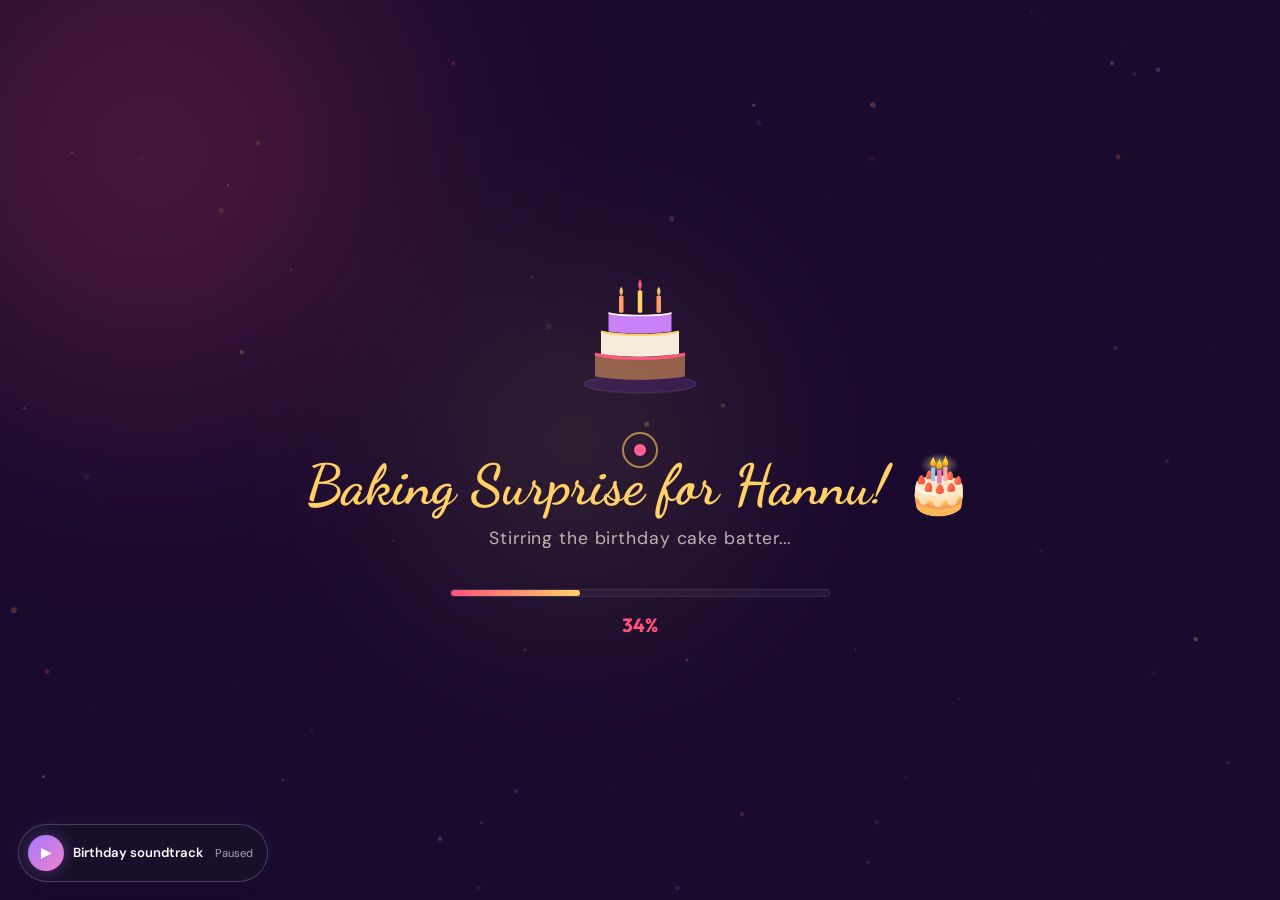
<file: cake.html>
<!DOCTYPE html>
<html lang="en">
<head>
  <meta charset="UTF-8">
  <meta name="viewport" content="width=device-width, initial-scale=1.0">
  <title>Baking the Surprise... 🎂</title>
  <link href="https://fonts.googleapis.com/css2?family=Outfit:wght@300;400;500;600;700;800&family=Dancing+Script:wght@700&family=DM+Sans:wght@300;400;500;700&display=swap" rel="stylesheet">
  <link rel="stylesheet" href="style.css">
</head>
<body>

  <!-- Custom Cursor -->
  <div id="cursor"></div>
  <div id="cursor-trail"></div>
  <!-- Background Particle Canvas -->
  <canvas id="bg-canvas"></canvas>

  <div class="loading-container">
    <div class="hero-glow glow-1"></div>
    <div class="hero-glow glow-3"></div>

    <div class="loading-cake">
      <svg viewBox="0 0 200 200" xmlns="http://www.w3.org/2000/svg">
        <ellipse cx="100" cy="160" rx="75" ry="12" fill="var(--mid)" stroke="var(--border-glass)" stroke-width="2"/>
        <path d="M40 120 C 40 120, 100 130, 160 120 L 160 150 C 160 150, 100 160, 40 150 Z" fill="#8d5b4c" />
        <path d="M40 120 C 70 128, 130 128, 160 120" fill="none" stroke="var(--primary)" stroke-width="4"/>
        <path d="M48 90 C 48 90, 100 98, 152 90 L 152 120 C 152 120, 100 128, 48 120 Z" fill="#f7ede2" />
        <path d="M48 90 C 70 96, 130 96, 152 90" fill="none" stroke="var(--secondary)" stroke-width="3"/>
        <path d="M58 65 C 58 65, 100 72, 142 65 L 142 90 C 142 90, 100 96, 58 90 Z" fill="var(--lilac)" />
        <path d="M58 65 C 70 70, 130 70, 142 65" fill="none" stroke="#fff8f0" stroke-width="2"/>
        <rect x="97" y="35" width="6" height="30" fill="var(--secondary)" rx="2"/>
        <path d="M100 20 Q105 28 100 35 Q95 28 100 20 Z" fill="var(--primary)" opacity="0.95"/>
        <rect x="72" y="42" width="6" height="23" fill="var(--accent)" rx="2"/>
        <path d="M75 30 Q80 37 75 42 Q70 37 75 30 Z" fill="var(--secondary)" opacity="0.9"/>
        <rect x="122" y="42" width="6" height="23" fill="var(--accent)" rx="2"/>
        <path d="M125 30 Q130 37 125 42 Q120 37 125 30 Z" fill="var(--secondary)" opacity="0.9"/>
      </svg>
    </div>

    <h1 class="loading-text">Baking the Birthday Magic...</h1>
    <p class="loading-subtext" id="status-desc">Pre-heating ovens and whipping the frosting...</p>
    <div class="progress-container">
      <div class="progress-bar-fill" id="progress-fill"></div>
    </div>
    <div class="progress-counter" id="progress-counter">0%</div>
  </div>

  <script src="shared.js"></script>
  <script>
    const progressFill = document.getElementById("progress-fill");
    const progressCounter = document.getElementById("progress-counter");
    const statusDesc = document.getElementById("status-desc");

    const recipientName = activeConfig ? activeConfig.name : "hannu";
    document.querySelector(".loading-text").textContent = `Baking Surprise for ${recipientName}! 🎂`;

    const statusUpdates = [
      { pct: 0, text: "Pre-heating ovens & preparing frosting..." },
      { pct: 15, text: "Measuring ingredients with lots of love..." },
      { pct: 30, text: "Stirring the birthday cake batter..." },
      { pct: 45, text: "Pouring the mixture into layers..." },
      { pct: 60, text: "Baking the sponge cake layers..." },
      { pct: 75, text: "Spreading sweet cream & strawberry syrup..." },
      { pct: 90, text: "Lighting the virtual candles..." },
      { pct: 98, text: "Ready to blow out!" }
    ];

    let currentProgress = 0;
    const duration = 3500;
    const intervalTime = 40;
    const increment = 100 / (duration / intervalTime);

    const loadingTimer = setInterval(() => {
      currentProgress += increment;
      if (currentProgress >= 100) {
        currentProgress = 100;
        clearInterval(loadingTimer);
        playSuccessChime();
        setTimeout(() => {
          window.location.href = "celebration.html";
        }, 300);
      }

      const roundedProgress = Math.floor(currentProgress);
      progressFill.style.width = roundedProgress + "%";
      progressCounter.textContent = roundedProgress + "%";
      const matchingStatus = statusUpdates.reduce((prev, curr) => {
        return roundedProgress >= curr.pct ? curr : prev;
      }, statusUpdates[0]);
      statusDesc.textContent = matchingStatus.text;
    }, intervalTime);
  </script>
  <script src="site-music.js"></script>
</body>
</html>
</file>
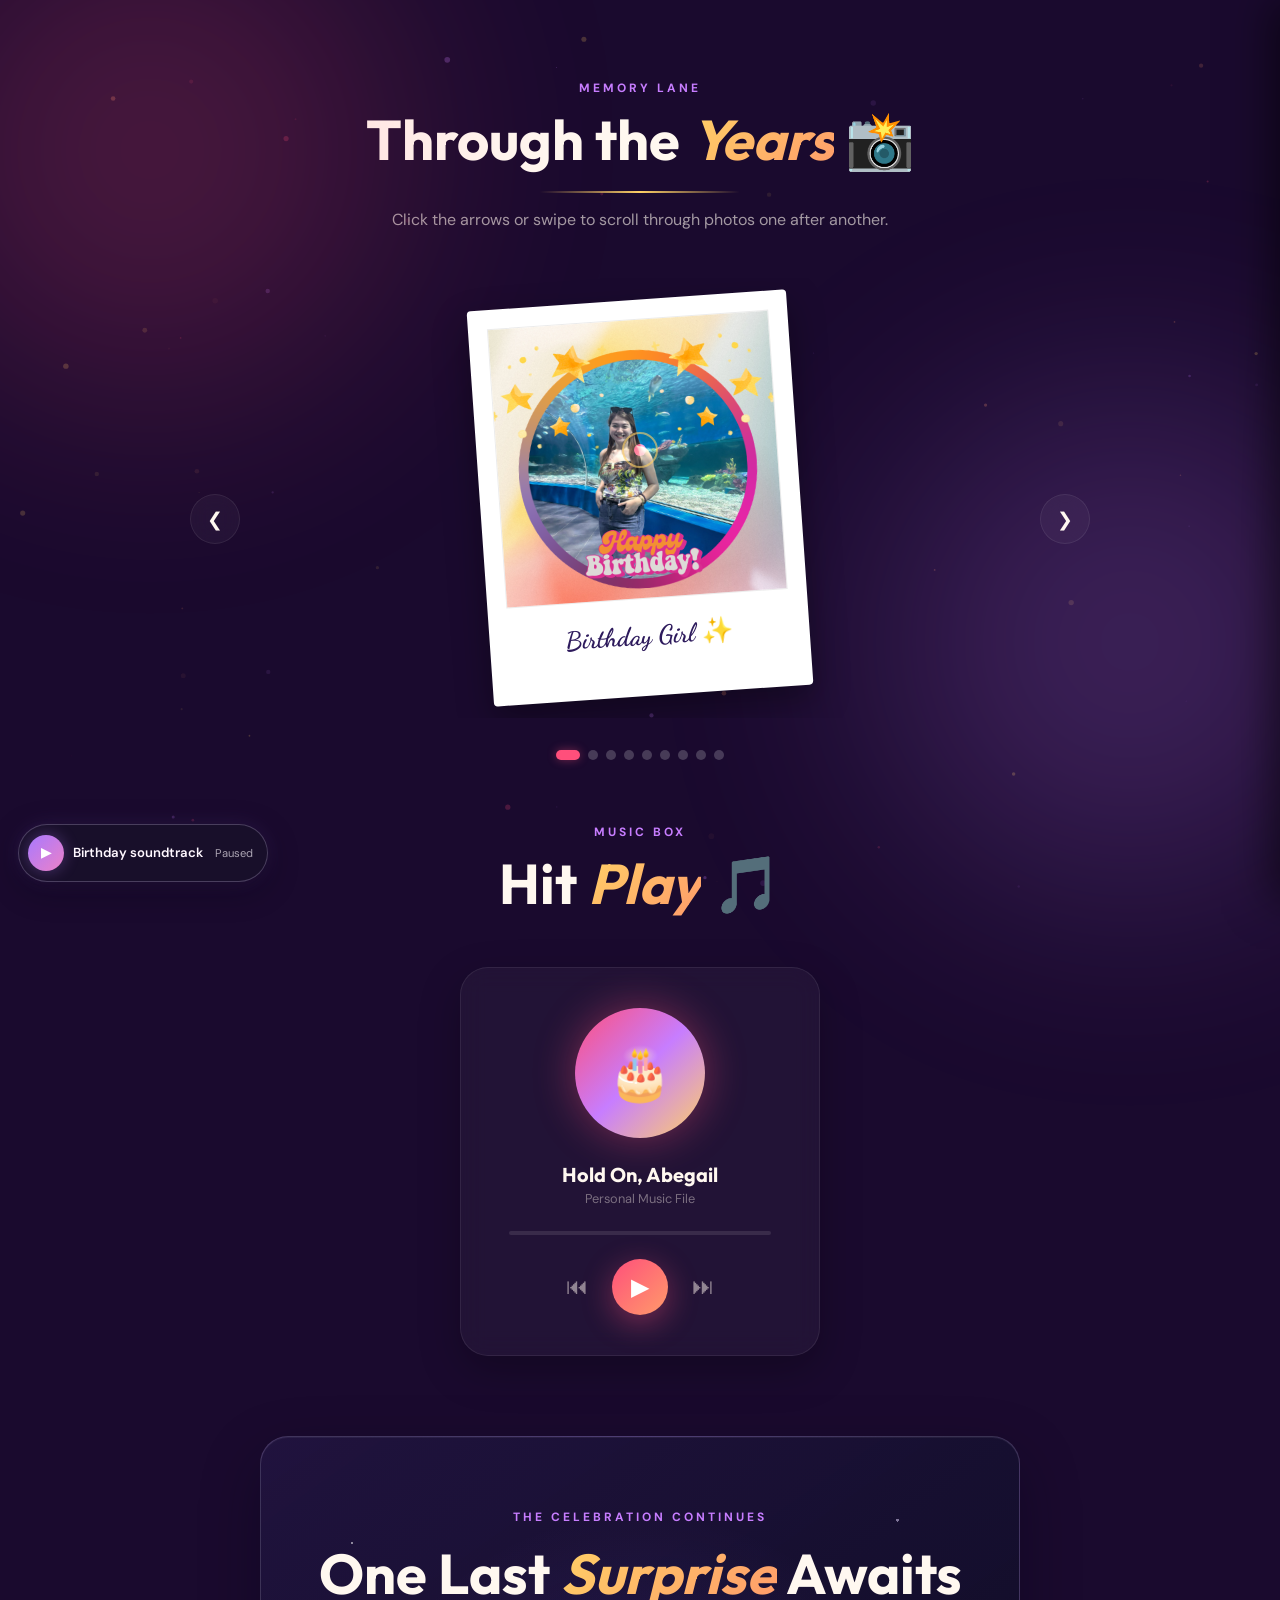
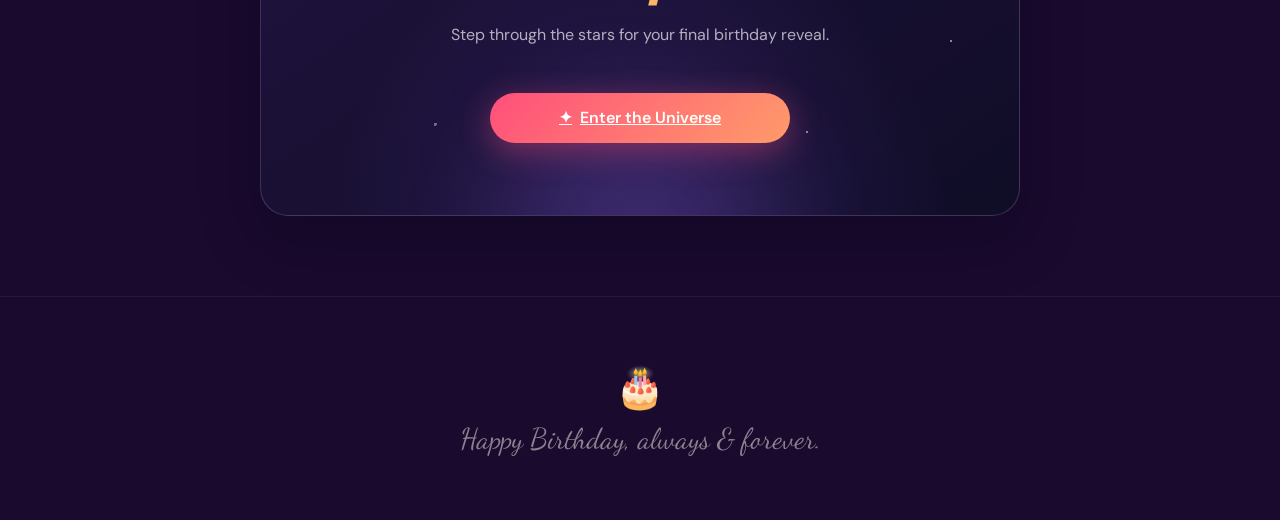
<file: gallery.html>
<!DOCTYPE html>
<html lang="en">
<head>
  <meta charset="UTF-8">
  <meta name="viewport" content="width=device-width, initial-scale=1.0">
  <title>Memory Lane & Music 📸</title>
  <link href="https://fonts.googleapis.com/css2?family=Outfit:wght@300;400;500;600;700;800&family=Dancing+Script:wght@700&family=DM+Sans:wght@300;400;500;700&display=swap" rel="stylesheet">
  <link rel="stylesheet" href="style.css">
</head>
<body>

  <!-- Custom Cursor -->
  <div id="cursor"></div>
  <div id="cursor-trail"></div>

  <!-- Background Particle Canvas -->
  <canvas id="bg-canvas"></canvas>

  <!-- ═══ CUSTOMIZER DRAWER ══════════════════════ -->
  <div class="drawer" id="customizer-drawer">
    <div class="drawer-header">
      <h3 class="drawer-title">Personalize Site ✨</h3>
      <button class="drawer-close" id="drawer-close">×</button>
    </div>
    <div class="drawer-content">
      <div class="form-group">
        <label class="form-label">Color Theme</label>
        <div class="theme-options">
          <button class="theme-opt theme-rose" data-theme-val="rose">Rose</button>
          <button class="theme-opt theme-cosmic" data-theme-val="cosmic">Cosmic</button>
          <button class="theme-opt theme-emerald" data-theme-val="emerald">Emerald</button>
          <button class="theme-opt theme-retro" data-theme-val="retro">Retro</button>
        </div>
      </div>
      
      <div class="form-group">
        <label class="form-label" for="input-photo">Add Polaroid Photo</label>
        <input type="file" id="input-photo" class="form-control" accept="image/*">
        <p style="font-size:0.7rem;color:rgba(255,248,240,0.4);margin-top:2px;">Inserts a new photo at the beginning of the slider.</p>
      </div>

      <div class="form-group">
        <label class="form-label" for="input-video">Upload Video Message 🎥</label>
        <input type="file" id="input-video" class="form-control" accept="video/*">
        <p style="font-size:0.7rem;color:rgba(255,248,240,0.4);margin-top:2px;">Select an MP4/WebM video file to replace the current birthday video.</p>
      </div>

      <div class="form-group">
        <label class="form-label" for="input-music-title">Music Track Title</label>
        <input type="text" id="input-music-title" class="form-control">
      </div>
      <div class="form-group">
        <label class="form-label" for="input-music-artist">Music Track Subtext</label>
        <input type="text" id="input-music-artist" class="form-control">
      </div>
    </div>
    <div class="drawer-footer">
      <button class="drawer-btn save" id="btn-save-drawer">Save Changes ✨</button>
      <button class="drawer-btn reset" id="btn-reset-drawer">Reset to Default</button>
    </div>
  </div>

  <!-- ═══ GALLERY HERO SECTION ════════════════════ -->
  <section class="music-section" style="padding-bottom: 2rem;">
    <div class="hero-glow glow-1"></div>
    <div class="hero-glow glow-2"></div>
    
    <p class="section-label reveal">Memory Lane</p>
    <h2 class="section-title reveal">Through the <em>Years</em> 📸</h2>
    <div class="divider reveal"></div>
    <p class="reveal" style="color: rgba(255,248,240,0.6); max-width: 500px; margin: 0 auto; text-align: center;">
      Click the arrows or swipe to scroll through photos one after another.
    </p>

    <!-- Horizontal Polaroid Carousel Slider -->
    <div class="gallery-container reveal">
      <button class="slider-arrow prev" id="slider-prev" aria-label="Previous Photo">❮</button>
      <button class="slider-arrow next" id="slider-next" aria-label="Next Photo">❯</button>
      
      <div class="gallery-slider-wrapper">
        <div class="gallery-slides" id="gallery-slides-container">
          <!-- Populated by JS -->
        </div>
      </div>

      <div class="slider-dots" id="slider-dots-container">
        <!-- Dots populated by JS -->
      </div>
    </div>
  </section>

  <!-- ═══ MUSIC PLAYER SECTION ════════════════════ -->
  <section class="music-section" style="padding-top: 2rem; padding-bottom: 4rem;">
    <p class="section-label reveal">Music Box</p>
    <h2 class="section-title reveal">Hit <em>Play</em> 🎵</h2>
    
    <div class="music-player reveal">
      <div class="music-cover" id="music-cover">🎂</div>
      <div class="music-info">
        <div class="music-title" id="music-title">Hold On, Abegail</div>
        <div class="music-sub" id="music-artist">Personal Music File</div>
      </div>
      <audio id="birthday-audio" src="audio/Hold%20On,%20Abegail.mp3" preload="metadata" loop></audio>
      <div class="progress-bar"><div class="progress-fill" id="progress-fill"></div></div>
      <div class="music-controls">
        <button class="ctrl-btn" id="prev-btn" title="Restart">⏮</button>
        <button class="ctrl-btn main" id="play-btn" title="Play">▶</button>
        <button class="ctrl-btn" id="next-btn" title="Random Note">⏭</button>
      </div>
    </div>
  </section>

  <!-- ═══ COSMIC FINALE GATEWAY ════════════════════ -->
  <section class="cosmic-gateway-section" aria-labelledby="cosmic-gateway-title">
    <div class="cosmic-gateway reveal">
      <p class="section-label">The celebration continues</p>
      <h2 class="section-title" id="cosmic-gateway-title">One Last <em>Surprise</em> Awaits</h2>
      <p class="cosmic-gateway-copy">Step through the stars for your final birthday reveal.</p>
      <a href="universe.html" class="btn-primary cosmic-gateway-button">
        <span aria-hidden="true">✦</span> Enter the Universe
      </a>
    </div>
  </section>

  <!-- Footer -->
  <footer>
    <div class="footer-heart">🎂</div>
    <p class="footer-text">Happy Birthday, always & forever.</p>
  </footer>

  <!-- Shared JavaScript Utilities -->
  <script src="shared.js"></script>
  <script>
    // Elements references
    const slidesContainer = document.getElementById("gallery-slides-container");
    const dotsContainer = document.getElementById("slider-dots-container");
    
    const txtMusicTitle = document.getElementById("music-title");
    const txtMusicArtist = document.getElementById("music-artist");
    
    const inputMusicTitle = document.getElementById("input-music-title");
    const inputMusicArtist = document.getElementById("input-music-artist");
    const themeOpts = document.querySelectorAll(".theme-opt");
    
    let activeSlideIndex = 0;
    let totalSlides = 0;

    function renderGalleryContent() {
      // 1. Render Gallery Slides
      slidesContainer.innerHTML = "";
      dotsContainer.innerHTML = "";
      
      const photoCaptions = [
        "Birthday Girl ✨",
        "Celebration time!🧸",
        "Moments like this 💫",
        "Our Little Queen 👑",
        "Unwrapping joy 🎁",  
        "Mommies Little Girl! 💖", 
        "Adventure Girl! 🥂",
        "Sunshine Vibes☀️",
        "🌈 Little Sparkle" 
      ];
      
      const photos = activeConfig.photos || [];
      totalSlides = photos.length;
      
      photos.forEach((src, index) => {
        const rotation = ((index * 17) % 9) - 4; // between -4 and 4 deg
        const caption = photoCaptions[index % photoCaptions.length] || `Memory #${index + 1}`;
        
        // Slide item
        const slideItem = document.createElement("div");
        slideItem.className = "gallery-slide-item";
        slideItem.innerHTML = `
          <div class="polaroid-card" style="--rot: ${rotation}deg">
            <img src="${src}" alt="Memory ${index + 1}">
            <div class="polaroid-caption">${caption}</div>
          </div>
        `;
        slidesContainer.appendChild(slideItem);
        
        // Dot indicator
        const dot = document.createElement("button");
        dot.className = `slider-dot ${index === activeSlideIndex ? 'active' : ''}`;
        dot.addEventListener("click", () => {
          goToSlide(index);
        });
        dotsContainer.appendChild(dot);
      });

      updateSlideOffset();

      // 2. Render Music Details
      txtMusicTitle.textContent = activeConfig.musicTitle;
      txtMusicArtist.textContent = activeConfig.musicArtist;

      // Drawer inputs setup
      inputMusicTitle.value = activeConfig.musicTitle;
      inputMusicArtist.value = activeConfig.musicArtist;
      
      themeOpts.forEach(opt => {
        opt.classList.toggle("selected", opt.dataset.themeVal === activeConfig.theme);
      });

      // 3. Render Video Source
      const videoEl = document.getElementById("bday-video");
      if (videoEl && !videoEl.src) {
        videoEl.src = activeConfig.videoData || "birthday-video.mp4";
      }
    }

    // Carousel Slider slide logic
    const btnPrev = document.getElementById("slider-prev");
    const btnNext = document.getElementById("slider-next");

    btnPrev.addEventListener("click", () => {
      let index = activeSlideIndex - 1;
      if (index < 0) index = totalSlides - 1;
      goToSlide(index);
    });

    btnNext.addEventListener("click", () => {
      let index = activeSlideIndex + 1;
      if (index >= totalSlides) index = 0;
      goToSlide(index);
    });

    function goToSlide(index) {
      activeSlideIndex = index;
      updateSlideOffset();
      
      // Update dots classes
      const dots = dotsContainer.querySelectorAll(".slider-dot");
      dots.forEach((dot, idx) => {
        dot.classList.toggle("active", idx === index);
      });
    }

    function updateSlideOffset() {
      slidesContainer.style.transform = `translateX(-${activeSlideIndex * 100}%)`;
    }

    /* ─── MUSIC PLAYER ─── */
    const playBtn = document.getElementById("play-btn");
    const cover = document.getElementById("music-cover");
    const fill = document.getElementById("progress-fill");
    const music = document.getElementById("birthday-audio");
    const NOTES = {
      C4: 261.63, D4: 293.66, E4: 329.63, F4: 349.23, G4: 392.00, A4: 440.00, Bb4: 466.16,
      C5: 523.25, D5: 587.33, E5: 659.25, F5: 698.46, G5: 783.99, A5: 880.00, C6: 1046.50
    };

    function playChime(freq, startTime, duration) {
      if (!audioCtx) return;
      const osc1 = audioCtx.createOscillator();
      const osc2 = audioCtx.createOscillator();
      const gainNode = audioCtx.createGain();
      const filter = audioCtx.createBiquadFilter();

      osc1.type = "sine";
      osc1.frequency.setValueAtTime(freq, startTime);
      osc2.type = "triangle";
      osc2.frequency.setValueAtTime(freq * 2, startTime);
      gainNode.gain.setValueAtTime(0, startTime);
      gainNode.gain.linearRampToValueAtTime(0.12, startTime + 0.015);
      gainNode.gain.exponentialRampToValueAtTime(0.0001, startTime + duration - 0.02);
      filter.type = "lowpass";
      filter.frequency.setValueAtTime(1400, startTime);

      osc1.connect(gainNode);
      osc2.connect(gainNode);
      gainNode.connect(filter);
      filter.connect(audioCtx.destination);
      osc1.start(startTime);
      osc2.start(startTime);
      osc1.stop(startTime + duration);
      osc2.stop(startTime + duration);
    }

    music.addEventListener("timeupdate", () => {
      if (Number.isFinite(music.duration) && music.duration > 0) {
        fill.style.width = `${(music.currentTime / music.duration) * 100}%`;
      }
    });
    music.addEventListener("error", () => {
      console.error("Unable to load birthday music:", music.currentSrc);
    });
    music.addEventListener("play", () => {
      playBtn.textContent = "⏸";
      cover.classList.add("playing");
    });
    music.addEventListener("pause", () => {
      playBtn.textContent = "▶";
      cover.classList.remove("playing");
    });

    playBtn.addEventListener("click", () => {
      if (music.paused) {
        music.play().catch(error => {
          console.error("Unable to play birthday music:", error);
          playBtn.textContent = "▶";
          cover.classList.remove("playing");
        });
      } else {
        music.pause();
      }
    });

    document.getElementById("prev-btn").addEventListener("click", () => {
      music.currentTime = 0;
      fill.style.width = "0%";
    });

    document.getElementById("next-btn").addEventListener("click", () => {
      initAudio();
      const freqKeys = Object.keys(NOTES);
      const randomFreq = NOTES[freqKeys[Math.floor(Math.random() * freqKeys.length)]];
      playChime(randomFreq, audioCtx.currentTime, 0.6);
      if (typeof launchConfetti === "function") {
        launchConfetti();
      }
    });

    // ─── LIVE DRAWER LOGIC ───
    const drawer = document.getElementById("customizer-drawer");
    
    document.getElementById("drawer-close").addEventListener("click", () => {
      drawer.classList.remove("open");
    });

    themeOpts.forEach(opt => {
      opt.addEventListener("click", () => {
        themeOpts.forEach(o => o.classList.remove("selected"));
        opt.classList.add("selected");
        activeConfig.theme = opt.dataset.themeVal;
        applyTheme(activeConfig.theme);
      });
    });

    // Handle photo uploading
    document.getElementById("input-photo").addEventListener("change", (e) => {
      const file = e.target.files[0];
      if (!file) return;
      
      const reader = new FileReader();
      reader.onload = function(evt) {
        // Append photo to end of array to maintain 1 -> 2 ordering
        activeConfig.photos.push(evt.target.result);
        if (activeConfig.photos.length > 8) {
          activeConfig.photos = activeConfig.photos.slice(-8);
        }
        saveConfig();
        renderGalleryContent();
        
        // Auto navigate to the newly added slide at the end
        goToSlide(activeConfig.photos.length - 1);
        
        playSuccessChime();
        alert("Photo added successfully!");
      };
      reader.readAsDataURL(file);
    });

    // Handle video uploading
    document.getElementById("input-video").addEventListener("change", (e) => {
      const file = e.target.files[0];
      if (!file) return;

      const videoElement = document.getElementById("bday-video");
      const objectURL = URL.createObjectURL(file);
      if (videoElement) {
        videoElement.src = objectURL;
      }
      
      // Save data URL to activeConfig if it is small enough (under 3.5MB) to avoid QuotaExceededError
      if (file.size < 3.5 * 1024 * 1024) {
        const reader = new FileReader();
        reader.onload = function(evt) {
          activeConfig.videoData = evt.target.result;
          saveConfig();
        };
        reader.readAsDataURL(file);
      } else {
        // Too large for localstorage, clear previously stored data to avoid conflicts
        delete activeConfig.videoData;
        saveConfig();
        alert("Video loaded successfully! Note: Since this file is large, it will play now in this session, but won't be saved permanently to browser storage (max storage limit is 5MB). To make a video permanent, place an MP4 named 'birthday-video.mp4' in your folder!");
      }
      playSuccessChime();
    });

    document.getElementById("btn-save-drawer").addEventListener("click", () => {
      activeConfig.musicTitle = inputMusicTitle.value.trim() || activeConfig.musicTitle;
      activeConfig.musicArtist = inputMusicArtist.value.trim() || activeConfig.musicArtist;
      
      saveConfig();
      renderGalleryContent();
      drawer.classList.remove("open");
      playSuccessChime();
      alert("Settings saved successfully!");
    });

    document.getElementById("btn-reset-drawer").addEventListener("click", () => {
      if (confirm("Reset layout configs to default?")) {
        localStorage.removeItem('bday_config');
        activeConfig = JSON.parse(JSON.stringify(DEFAULT_CONFIG));
        applyTheme(activeConfig.theme);
        
        // Reset video element source
        const videoElement = document.getElementById("bday-video");
        if (videoElement) {
          videoElement.src = "birthday-video.mp4";
        }
        
        renderGalleryContent();
        drawer.classList.remove("open");
        playSuccessChime();
      }
    });

    // Scroll reveal triggers
    const revEls = document.querySelectorAll(".reveal");
    const obs = new IntersectionObserver((entries) => {
      entries.forEach(e => {
        if (e.isIntersecting) {
          e.target.classList.add("visible");
          obs.unobserve(e.target);
        }
      });
    }, { threshold: .1 });
    revEls.forEach(el => obs.observe(el));

    // Load initial layout elements
    renderGalleryContent();
  </script>
  <script src="site-music.js"></script>
</body>
</html>
</file>
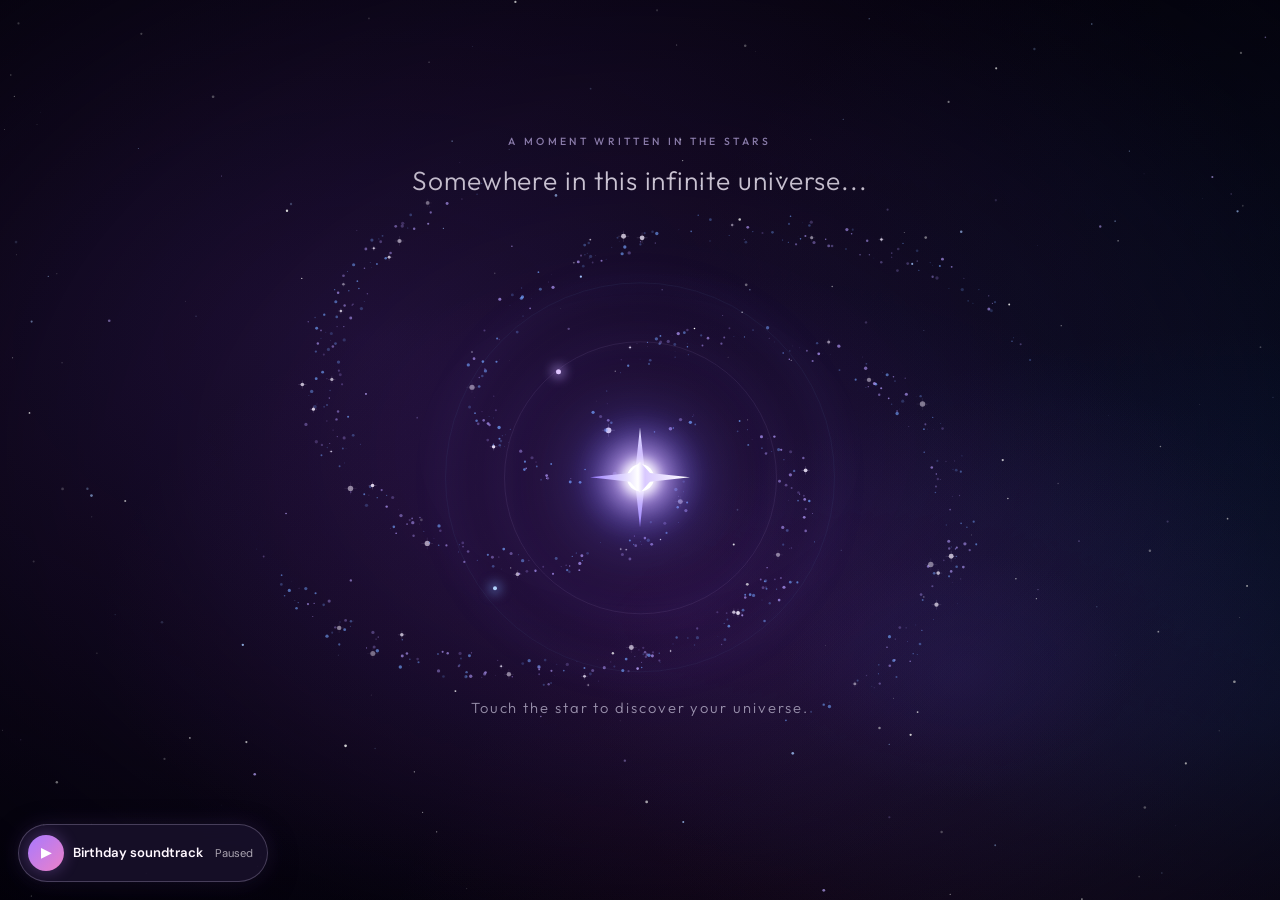
<file: universe.html>
<!DOCTYPE html>
<html lang="en">
<head>
  <meta charset="UTF-8">
  <meta name="viewport" content="width=device-width, initial-scale=1.0">
  <meta name="theme-color" content="#05030c">
  <title>The Universe Chose You ✨</title>
  <link href="https://fonts.googleapis.com/css2?family=Outfit:wght@300;400;500;600;700;800&family=Dancing+Script:wght@700&family=DM+Sans:wght@300;400;500;700&display=swap" rel="stylesheet">
  <link rel="stylesheet" href="style.css">
  <link rel="stylesheet" href="cosmic.css">
</head>
<body class="cosmic-page">
  <div id="cursor"></div>
  <div id="cursor-trail"></div>
  <canvas id="cosmic-canvas" aria-hidden="true"></canvas>
  <div class="cosmic-nebula" aria-hidden="true"></div>
  <div class="cosmic-vignette" aria-hidden="true"></div>

  <main class="cosmic-stage">
    <div class="cosmic-camera" id="cosmic-camera">
      <div class="cosmic-intro" id="cosmic-intro">
        <span class="cosmic-overline">A MOMENT WRITTEN IN THE STARS</span>
        <p>Somewhere in this infinite universe...</p>
      </div>

      <div class="cosmic-centerpiece">
        <div class="cosmic-orbit orbit-one" aria-hidden="true"></div>
        <div class="cosmic-orbit orbit-two" aria-hidden="true"></div>
        <div class="cosmic-star-halo" aria-hidden="true"></div>
        <button class="cosmic-star" id="cosmic-star" type="button" aria-label="Touch the star to discover your universe">
          <span aria-hidden="true"></span>
        </button>
        <p class="cosmic-instruction" id="cosmic-instruction">Touch the star to discover your universe.</p>
      </div>

      <section class="cosmic-reveal" id="cosmic-reveal" aria-live="polite" aria-hidden="true">
        <span class="cosmic-overline reveal-overline">A RARE AND BEAUTIFUL ALIGNMENT</span>
        <p class="cosmic-name" id="cosmic-name">Abegail</p>
        <h1>THE UNIVERSE CHOSE YOU.</h1>
        <p class="cosmic-supporting">Out of billions of stars, today is your moment to shine.</p>
      </section>

      <div class="cosmic-portal" id="cosmic-portal" aria-hidden="true">
        <div class="portal-ring portal-ring-outer"></div>
        <div class="portal-ring portal-ring-middle"></div>
        <div class="portal-ring portal-ring-inner"></div>
        <div class="portal-core"></div>
      </div>

      <section class="cosmic-next" id="cosmic-next" aria-hidden="true">
        <p>Your next surprise awaits beyond the stars...</p>
        <button class="portal-button" id="portal-button" type="button" disabled>ENTER THE PORTAL</button>
      </section>
    </div>
  </main>

  <script src="shared.js"></script>
  <script src="cosmic.js"></script>
  <script src="site-music.js"></script>
</body>
</html>
</file>
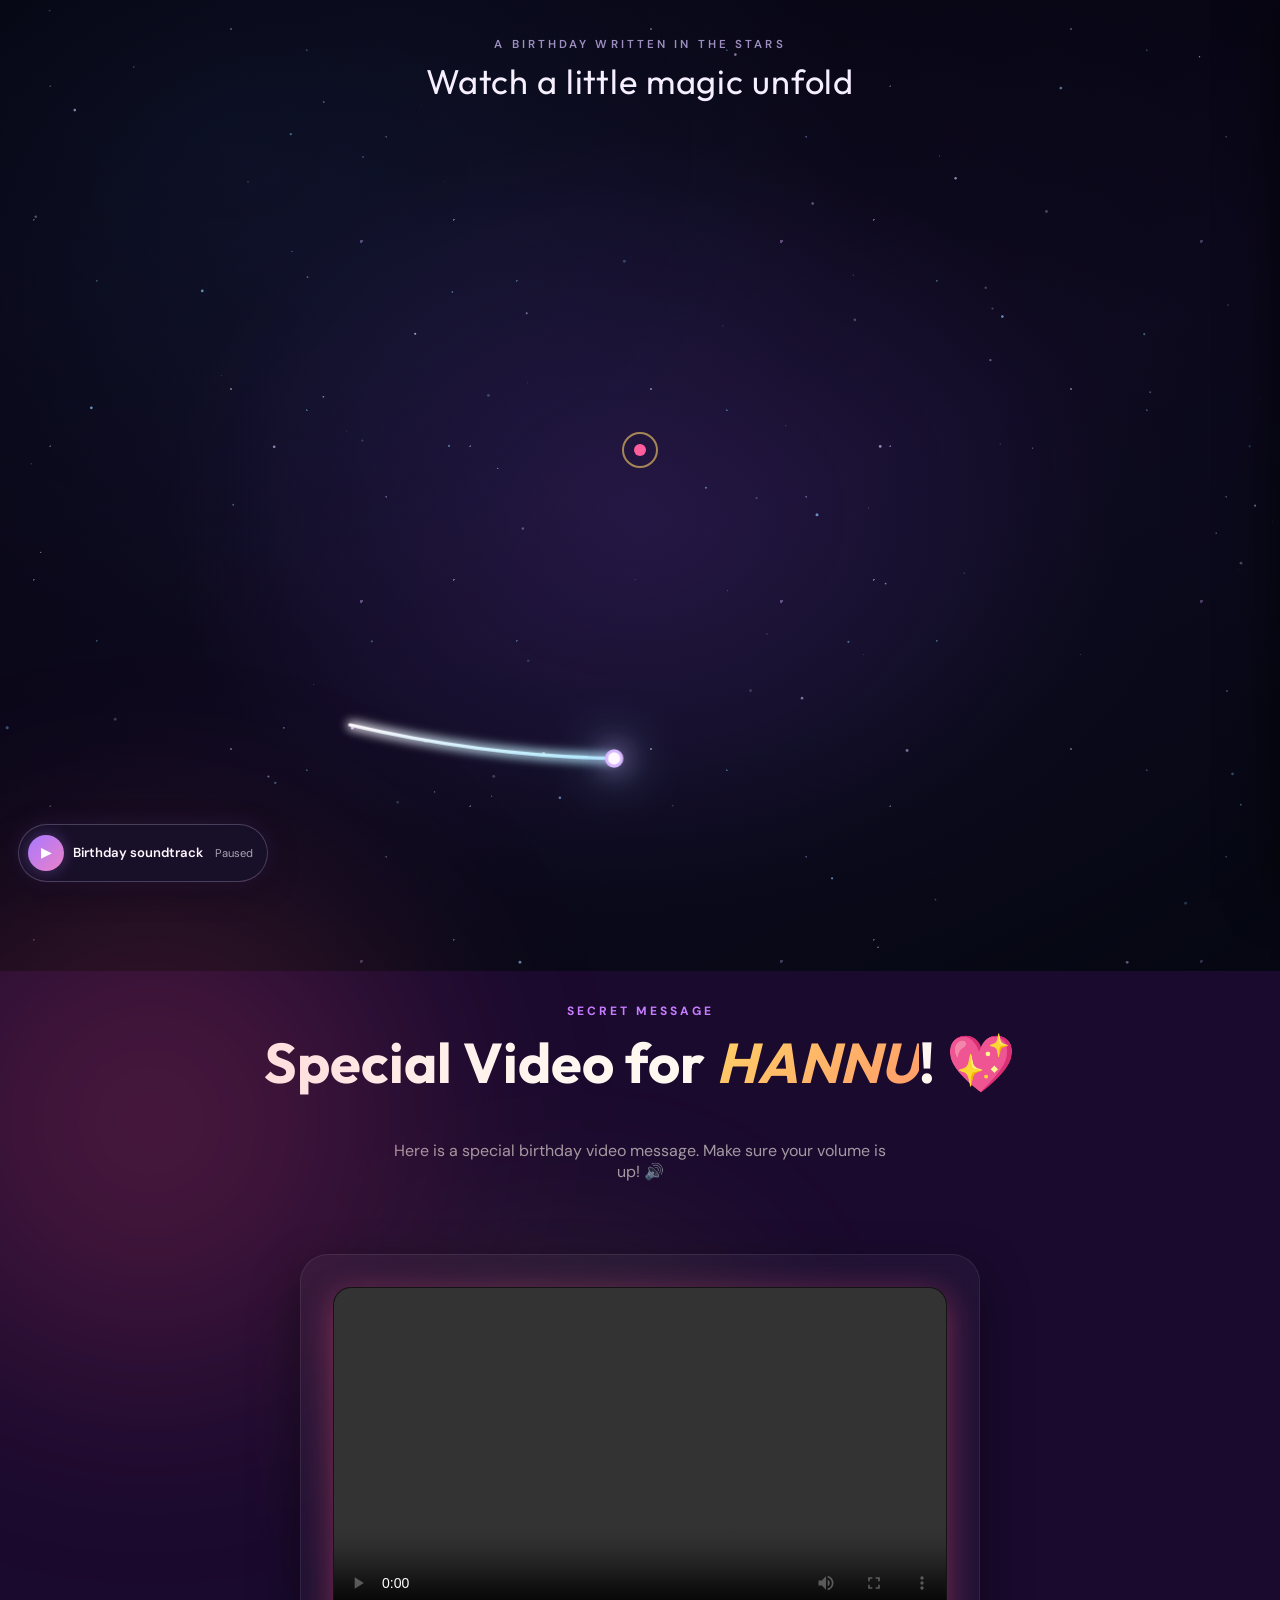
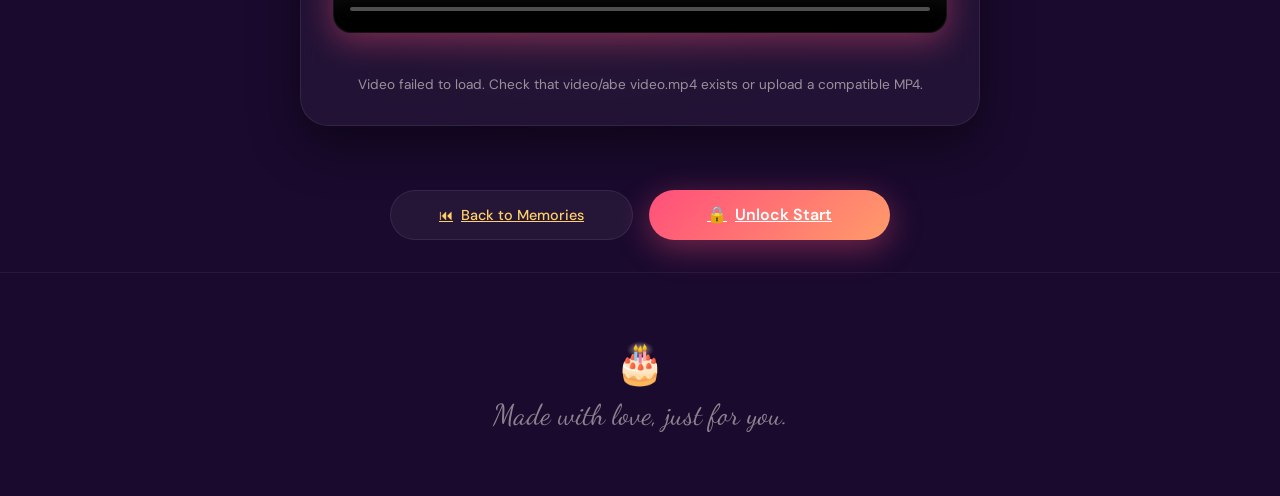
<file: video.html>
<!DOCTYPE html>
<html lang="en">
<head>
  <meta charset="UTF-8">
  <meta name="viewport" content="width=device-width, initial-scale=1.0">
  <title>Special Video Message 🎥</title>
  <link href="https://fonts.googleapis.com/css2?family=Outfit:wght@300;400;500;600;700;800&family=Dancing+Script:wght@700&family=DM+Sans:wght@300;400;500;700&display=swap" rel="stylesheet">
  <link rel="stylesheet" href="style.css">
</head>
<body>

  <!-- Custom Cursor -->
  <div id="cursor"></div>
  <div id="cursor-trail"></div>

  <!-- Background Particle Canvas -->
  <canvas id="bg-canvas"></canvas>

  <!-- ═══ CUSTOMIZER DRAWER ══════════════════════ -->
  <div class="drawer" id="customizer-drawer">
    <div class="drawer-header">
      <h3 class="drawer-title">Personalize Site ✨</h3>
      <button class="drawer-close" id="drawer-close">×</button>
    </div>
    <div class="drawer-content">
      <div class="form-group">
        <label class="form-label">Color Theme</label>
        <div class="theme-options">
          <button class="theme-opt theme-rose" data-theme-val="rose">Rose</button>
          <button class="theme-opt theme-cosmic" data-theme-val="cosmic">Cosmic</button>
          <button class="theme-opt theme-emerald" data-theme-val="emerald">Emerald</button>
          <button class="theme-opt theme-retro" data-theme-val="retro">Retro</button>
        </div>
      </div>
      
      <div class="form-group">
        <label class="form-label" for="input-video">Upload Video Message 🎥</label>
        <input type="file" id="input-video" class="form-control" accept="video/*">
        <p style="font-size:0.7rem;color:rgba(255,248,240,0.4);margin-top:2px;">Select an MP4/WebM video file to replace the current birthday video.</p>
      </div>
    </div>
    <div class="drawer-footer">
      <button class="drawer-btn save" id="btn-save-drawer">Save Changes ✨</button>
      <button class="drawer-btn reset" id="btn-reset-drawer">Reset to Default</button>
    </div>
  </div>

  <section class="thread-cake-scene" aria-labelledby="thread-cake-title">
    <canvas class="thread-cake-stars" id="thread-cake-stars" aria-hidden="true"></canvas>
    <div class="thread-cake-content">
      <p class="thread-cake-kicker">A birthday written in the stars</p>
      <h1 class="thread-cake-title" id="thread-cake-title">Watch a little magic unfold</h1>
      <h2 class="thread-cake-name" id="thread-cake-name" aria-live="polite"></h2>

      <svg class="thread-cake-art" id="thread-cake-art" viewBox="110 50 420 430" role="img" aria-label="A tall blue birthday cake with piped icing, snowflakes, birthday lettering, and candles, drawn in glowing thread">
        <defs>
          <linearGradient id="thread-cake-color" x1="0" y1="0" x2="1" y2="1">
            <stop offset="0" stop-color="#fffaff"/>
            <stop offset=".5" stop-color="#b4edff"/>
            <stop offset="1" stop-color="#8baeff"/>
          </linearGradient>
          <linearGradient id="thread-flame-color" x1="0" y1="1" x2="0" y2="0">
            <stop offset="0" stop-color="#ff6937"/>
            <stop offset=".58" stop-color="#ffda76"/>
            <stop offset="1" stop-color="#fffbe4"/>
          </linearGradient>
          <linearGradient id="cake-bottom-color" x1="0" y1="0" x2="1" y2="1">
            <stop stop-color="#d9faff"/>
            <stop offset=".18" stop-color="#69d1ed"/>
            <stop offset=".52" stop-color="#2585bd"/>
            <stop offset=".82" stop-color="#145581"/>
            <stop offset="1" stop-color="#b0edff"/>
          </linearGradient>
          <linearGradient id="cake-middle-color" x1="0" y1="0" x2="1" y2="1">
            <stop stop-color="#dcfbff"/>
            <stop offset=".2" stop-color="#78d8ef"/>
            <stop offset=".55" stop-color="#328fbe"/>
            <stop offset=".85" stop-color="#1b5c8c"/>
            <stop offset="1" stop-color="#d5f8ff"/>
          </linearGradient>
          <linearGradient id="cake-top-color" x1="0" y1="0" x2="1" y2="1">
            <stop stop-color="#f1fdff"/>
            <stop offset=".32" stop-color="#9ce7f2"/>
            <stop offset=".7" stop-color="#54b3d8"/>
            <stop offset="1" stop-color="#236991"/>
          </linearGradient>
          <linearGradient id="cake-plate-color" x1="0" y1="0" x2="0" y2="1">
            <stop stop-color="#fff"/>
            <stop offset=".38" stop-color="#c5efff"/>
            <stop offset=".72" stop-color="#6e91c5"/>
            <stop offset="1" stop-color="#d8f5ff"/>
          </linearGradient>
          <linearGradient id="cake-candle-color" x1="0" y1="0" x2="1" y2="0">
            <stop stop-color="#789ccc"/>
            <stop offset=".35" stop-color="#effcff"/>
            <stop offset=".62" stop-color="#fff8dd"/>
            <stop offset="1" stop-color="#819fc8"/>
          </linearGradient>
          <filter id="thread-cake-glow" x="-80%" y="-80%" width="260%" height="260%">
            <feGaussianBlur stdDeviation="3" result="blur"/>
            <feMerge><feMergeNode in="blur"/><feMergeNode in="SourceGraphic"/></feMerge>
          </filter>
        </defs>

        <g class="thread-cake-color" aria-hidden="true">
          <ellipse cx="320" cy="420" rx="190" ry="28" fill="#160f2d" opacity=".62"/>
          <path d="M132 407 Q320 451 508 407 L496 427 Q320 466 144 427 Z" fill="url(#cake-plate-color)" stroke="#eee1ff" stroke-opacity=".7" stroke-width="2"/>
          <ellipse cx="320" cy="407" rx="188" ry="25" fill="#e7d8fa" stroke="#fff3ff" stroke-opacity=".8" stroke-width="2"/>
          <ellipse cx="320" cy="406" rx="170" ry="17" fill="none" stroke="#aa91d0" stroke-opacity=".55" stroke-width="2"/>
          <path d="M164 325 Q320 350 476 325 L476 407 Q320 431 164 407 Z" fill="url(#cake-bottom-color)"/>
          <path d="M165 365 Q320 389 475 365 L475 397 Q320 421 165 397 Z" fill="#7d426f" opacity=".18"/>
          <path d="M177 353 Q205 358 230 360 M448 350 Q424 357 401 359" fill="none" stroke="#fff1f4" stroke-opacity=".44" stroke-width="3"/>
          <path d="M164 325 Q320 350 476 325 Q468 343 452 340 Q435 337 426 347 Q414 359 399 347 Q386 337 373 347 Q359 359 344 347 Q330 337 316 347 Q301 359 287 347 Q273 337 259 347 Q245 359 230 347 Q216 337 202 347 Q188 358 176 344 Z" fill="#e2f7ff"/>
          <path d="M194 251 Q320 273 446 251 L446 325 Q320 344 194 325 Z" fill="url(#cake-middle-color)"/>
          <path d="M196 291 Q320 309 444 291 L444 317 Q320 336 196 317 Z" fill="#5c4388" opacity=".17"/>
          <path d="M208 277 Q231 281 254 283 M431 274 Q408 280 387 282" fill="none" stroke="#fff2e8" stroke-opacity=".44" stroke-width="2.5"/>
          <path d="M194 251 Q320 274 446 251 Q439 268 426 266 Q412 264 403 274 Q391 286 378 274 Q365 264 352 274 Q339 286 326 274 Q312 264 299 274 Q286 286 273 274 Q260 264 247 274 Q234 285 221 273 Q208 283 198 266 Z" fill="#e4f7ff"/>
          <path d="M226 181 Q320 197 414 181 L414 251 Q320 266 226 251 Z" fill="url(#cake-top-color)"/>
          <path d="M228 217 Q320 231 412 217 L412 244 Q320 260 228 244 Z" fill="#9f5c92" opacity=".14"/>
          <path d="M239 204 Q258 208 276 210 M401 202 Q382 208 365 210" fill="none" stroke="#fff8ee" stroke-opacity=".56" stroke-width="2.5"/>
          <path d="M226 181 Q320 198 414 181 Q408 196 396 195 Q384 194 376 202 Q365 214 353 203 Q341 194 329 203 Q317 214 305 203 Q293 194 281 203 Q269 214 257 203 Q245 194 233 201 Z" fill="#f0fcff"/>

          <g fill="#f4fcff" stroke="#b9e9ff" stroke-width="1">
            <circle cx="194" cy="370" r="4"/><circle cx="224" cy="375" r="4"/><circle cx="254" cy="379" r="4"/>
            <circle cx="284" cy="382" r="4"/><circle cx="314" cy="384" r="4"/><circle cx="344" cy="384" r="4"/>
            <circle cx="374" cy="382" r="4"/><circle cx="404" cy="379" r="4"/><circle cx="434" cy="375" r="4"/>
            <circle cx="217" cy="301" r="3.5"/><circle cx="248" cy="306" r="3.5"/><circle cx="279" cy="310" r="3.5"/>
            <circle cx="310" cy="312" r="3.5"/><circle cx="341" cy="312" r="3.5"/><circle cx="372" cy="310" r="3.5"/>
            <circle cx="403" cy="306" r="3.5"/><circle cx="251" cy="229" r="3.2"/><circle cx="281" cy="233" r="3.2"/>
            <circle cx="311" cy="236" r="3.2"/><circle cx="341" cy="236" r="3.2"/><circle cx="371" cy="233" r="3.2"/>
          </g>
          <g fill="url(#cake-candle-color)" stroke="#fff6e7" stroke-opacity=".88" stroke-width="1.5">
            <path d="M270 132 Q274 128 278 132 L277 181 L271 181 Z"/>
            <path d="M291 124 Q295 120 299 124 L298 181 L292 181 Z"/>
            <path d="M316 119 Q320 115 324 119 L324 183 L316 183 Z"/>
            <path d="M341 124 Q345 120 349 124 L348 181 L342 181 Z"/>
            <path d="M362 132 Q366 128 370 132 L369 181 L363 181 Z"/>
          </g>
          <g fill="none" stroke="#d18cb7" stroke-width="2" opacity=".85">
            <path d="M271 145 l6 0 M271 160 l6 0 M292 139 l6 0 M292 155 l6 0 M317 137 l6 0 M317 155 l6 0 M342 139 l6 0 M342 155 l6 0 M363 145 l6 0 M363 160 l6 0"/>
          </g>
          <path d="M245 365 Q320 377 395 365 L395 399 Q320 412 245 399 Z" fill="#174f82" opacity=".22"/>
          <g class="cake-lettering" text-anchor="middle" font-family="Georgia, 'Times New Roman', serif" font-weight="700">
            <text x="320" y="381" fill="#f8fdff" stroke="#153e69" stroke-width="3.5" paint-order="stroke" font-size="14" letter-spacing="1.4">HAPPY</text>
            <text x="320" y="399" fill="#f8fdff" stroke="#153e69" stroke-width="3.5" paint-order="stroke" font-size="16" letter-spacing=".7">BIRTHDAY</text>
          </g>
          <g class="cake-snowflake-fill" fill="none" stroke="#effbff" stroke-width="3.4" stroke-linecap="round" stroke-linejoin="round">
            <path d="M216 309 V273 M200 282 L232 300 M232 282 L200 300 M216 273 l-6 8 m6-8 6 8 M200 282 l2 8 m-2-8 8 2 M232 282 l-2 8 m2-8-8 2 M216 309 l-6-8 m6 8 6-8 M200 300 l2-8 m-2 8 8-2 M232 300 l-2-8 m2 8-8-2"/>
            <path d="M424 309 V273 M408 282 L440 300 M440 282 L408 300 M424 273 l-6 8 m6-8 6 8 M408 282 l2 8 m-2-8 8 2 M440 282 l-2 8 m2-8-8 2 M424 309 l-6-8 m6 8 6-8 M408 300 l2-8 m-2 8 8-2 M440 300 l-2-8 m2 8-8-2"/>
          </g>
          <path d="M168 349 Q205 359 240 363 M472 349 Q435 359 400 363" fill="none" stroke="#e6faff" stroke-opacity=".54" stroke-width="4" stroke-linecap="round"/>
          <path d="M202 275 Q218 280 234 282 M438 275 Q422 280 406 282" fill="none" stroke="#fff" stroke-opacity=".4" stroke-width="3" stroke-linecap="round"/>
          <g fill="#fff8e6" stroke="#caefff" stroke-width="1.2">
            <circle cx="181" cy="354" r="3"/><circle cx="199" cy="358" r="3"/><circle cx="217" cy="361" r="3"/>
            <circle cx="423" cy="361" r="3"/><circle cx="441" cy="358" r="3"/><circle cx="459" cy="354" r="3"/>
            <circle cx="240" cy="300" r="2.7"/><circle cx="400" cy="300" r="2.7"/>
          </g>
          <g class="cake-candle-halo" fill="#ffc96f" opacity=".12" filter="url(#thread-cake-glow)">
            <circle cx="272" cy="119" r="19"/><circle cx="294" cy="111" r="19"/><circle cx="320" cy="106" r="21"/>
            <circle cx="346" cy="111" r="19"/><circle cx="368" cy="119" r="19"/>
          </g>
        </g>

        <g class="thread-cake-lines" fill="none" stroke="url(#thread-cake-color)" stroke-linecap="round" stroke-linejoin="round" filter="url(#thread-cake-glow)">
          <path class="thread-line" d="M132 407 Q320 451 508 407 L496 427 Q320 466 144 427 Z"/>
          <path class="thread-line" d="M132 407 Q320 431 508 407 M150 416 Q320 451 490 416 M174 420 Q320 448 466 420"/>
          <path class="thread-line" d="M164 325 Q320 350 476 325 L476 407 Q320 431 164 407 Z"/>
          <path class="thread-line" d="M164 325 Q320 350 476 325 Q468 343 452 340 Q435 337 426 347 Q414 359 399 347 Q386 337 373 347 Q359 359 344 347 Q330 337 316 347 Q301 359 287 347 Q273 337 259 347 Q245 359 230 347 Q216 337 202 347 Q188 358 176 344 Z"/>
          <path class="thread-line" d="M194 251 Q320 273 446 251 L446 325 Q320 344 194 325 Z"/>
          <path class="thread-line" d="M194 251 Q320 274 446 251 Q439 268 426 266 Q412 264 403 274 Q391 286 378 274 Q365 264 352 274 Q339 286 326 274 Q312 264 299 274 Q286 286 273 274 Q260 264 247 274 Q234 285 221 273 Q208 283 198 266 Z"/>
          <path class="thread-line" d="M226 181 Q320 197 414 181 L414 251 Q320 266 226 251 Z"/>
          <path class="thread-line" d="M226 181 Q320 198 414 181 Q408 196 396 195 Q384 194 376 202 Q365 214 353 203 Q341 194 329 203 Q317 214 305 203 Q293 194 281 203 Q269 214 257 203 Q245 194 233 201 Z"/>
          <path class="thread-line" d="M220 315 Q320 333 420 315 M241 240 Q320 254 399 240 M263 171 Q320 181 377 171"/>
          <path class="thread-line" d="M204 378 l12 2 m19 3 12 2 m25 3 12 1 m25 2 12 1 m28 0 12-1 m25-2 12-2 m22-4 12-3 M230 300 l10 2 m23 3 10 1 m25 2 10 1 m27 0 10-1 m24-3 10-2 M255 225 l9 1 m24 3 9 1 m25 0 9-1 m23-3 9-1"/>
          <path class="thread-line" d="M270 181 L269 133 Q273 128 277 133 L277 181 M293 181 L292 125 Q296 120 300 125 L300 181 M316 183 L316 119 Q320 114 324 119 L324 183 M340 181 L340 125 Q344 120 348 125 L347 181 M363 181 L363 133 Q367 128 371 133 L370 181"/>
          <path class="thread-line" d="M271 145 l6 0 M271 159 l6 0 M293 140 l6 0 M293 155 l6 0 M317 137 l6 0 M317 155 l6 0 M341 140 l6 0 M341 155 l6 0 M364 145 l6 0 M364 159 l6 0"/>
          <path class="thread-line" d="M298 187 C302 176 313 176 317 187 C321 198 309 203 304 197 M329 186 C335 176 345 180 346 189 C347 199 337 202 332 196"/>
          <path class="thread-line" d="M194 370 l4 0 M224 375 l4 0 M254 379 l4 0 M284 382 l4 0 M314 384 l4 0 M344 384 l4 0 M374 382 l4 0 M404 379 l4 0 M434 375 l4 0 M217 301 l4 0 M248 306 l4 0 M279 310 l4 0 M310 312 l4 0 M341 312 l4 0 M372 310 l4 0 M403 306 l4 0 M251 229 l4 0 M281 233 l4 0 M311 236 l4 0 M341 236 l4 0 M371 233 l4 0"/>
          <path class="thread-line" d="M216 309 V273 M200 282 L232 300 M232 282 L200 300 M216 273 l-6 8 m6-8 6 8 M200 282 l2 8 m-2-8 8 2 M232 282 l-2 8 m2-8-8 2 M216 309 l-6-8 m6 8 6-8 M200 300 l2-8 m-2 8 8-2 M232 300 l-2-8 m2 8-8-2"/>
          <path class="thread-line" d="M424 309 V273 M408 282 L440 300 M440 282 L408 300 M424 273 l-6 8 m6-8 6 8 M408 282 l2 8 m-2-8 8 2 M440 282 l-2 8 m2-8-8 2 M424 309 l-6-8 m6 8 6-8 M408 300 l2-8 m-2 8 8-2 M440 300 l-2-8 m2 8-8-2"/>
          <path class="thread-line" d="M245 365 Q320 377 395 365 L395 399 Q320 412 245 399 Z M270 373 Q320 381 370 373 M270 392 Q320 401 370 392"/>
          <path class="thread-line" d="M168 349 Q205 359 240 363 M472 349 Q435 359 400 363 M202 275 Q218 280 234 282 M438 275 Q422 280 406 282"/>
        </g>

        <g class="thread-cake-lines thread-cake-flames" aria-hidden="true">
          <path class="thread-line thread-flame" data-candle-flame="1" d="M273 131 C262 119 270 102 274 92 C287 106 286 121 273 131 Z"/>
          <path class="thread-line thread-flame" data-candle-flame="2" d="M296 123 C284 111 293 94 297 84 C311 98 309 113 296 123 Z"/>
          <path class="thread-line thread-flame" data-candle-flame="3" d="M320 117 C307 103 316 84 321 71 C336 87 334 105 320 117 Z"/>
          <path class="thread-line thread-flame" data-candle-flame="4" d="M344 123 C332 111 341 94 345 84 C359 98 357 113 344 123 Z"/>
          <path class="thread-line thread-flame" data-candle-flame="5" d="M367 131 C355 119 364 102 368 92 C382 106 380 121 367 131 Z"/>
        </g>
        <circle class="thread-cake-tip" id="thread-cake-tip" r="5" cx="0" cy="0" aria-hidden="true"/>
      </svg>

      <p class="thread-cake-greeting" id="thread-cake-greeting" aria-live="polite">Happy Birthday</p>
      <a class="thread-cake-continue" href="#video-message">Continue to your message <span aria-hidden="true">↓</span></a>
    </div>
  </section>

  <!-- Main Content Area -->
  <main class="music-section" id="video-message" style="min-height: 100vh; display: flex; flex-direction: column; align-items: center; justify-content: center; padding: 2rem 1rem;">
    <div class="hero-glow glow-1"></div>
    <div class="hero-glow glow-3"></div>

    <p class="section-label reveal">Secret Message</p>
    <h2 class="section-title reveal" style="margin-bottom: 0.5rem;" id="greeting-title">Special Video for HANNU! 💖</h2>
    <div class="divider reveal"></div>
    <p class="reveal" style="color: rgba(255,248,240,0.6); max-width: 500px; margin: 0 auto 2.5rem; text-align: center;">
      Here is a special birthday video message. Make sure your volume is up! 🔊
    </p>

    <!-- Glassmorphic Video Player Card -->
    <div class="music-player birthday-video-player reveal">
      <div class="birthday-video-frame">
        <video id="bday-video" class="birthday-video" controls playsinline loop>
          <source src="video/abe%20video.mp4" type="video/mp4">
          Your browser does not support the video tag.
        </video>
      </div>
      <p style="font-size: 0.85rem; color: rgba(255, 248, 240, 0.55); text-align: center; margin-top: 1.2rem;" id="video-footer">
        Press play to watch the sweet memory.
      </p>
    </div>

    <!-- Navigation Buttons -->
    <div style="display: flex; gap: 1rem; margin-top: 4rem; width: 100%; max-width: 500px; justify-content: center; position: relative; z-index: 10;">
      <a href="gallery.html" class="btn-secondary" style="margin: 0; flex: 1;">
        <span>⏮</span> Back to Memories
      </a>
      <a href="index.html" class="btn-primary" style="margin: 0; flex: 1;">
        <span>🔒</span> Unlock Start
      </a>
    </div>
  </main>

  <!-- Footer -->
  <footer>
    <div class="footer-heart">🎂</div>
    <p class="footer-text">Made with love, just for you.</p>
  </footer>

  <!-- Shared Javascript Library -->
  <script src="shared.js"></script>
  <script src="thread-cake.js"></script>
  <script>
    const greetingTitle = document.getElementById("greeting-title");
    const themeOpts = document.querySelectorAll(".theme-opt");
    const videoElement = document.getElementById("bday-video");
    const videoSource = videoElement.querySelector("source");
    const videoFooter = document.getElementById("video-footer");

    // Ensure the birthday video plays with sound and starts at full volume.
    videoElement.muted = false;
    videoElement.volume = 1.0;

    function setVideoSource(src) {
      if (videoSource) {
        videoSource.src = src;
      }
      videoElement.src = src;
      videoElement.load();
    }

    function updatePageContent() {
      // Set header greeting
      greetingTitle.innerHTML = `Special Video for <em>${activeConfig.name.toUpperCase()}</em>! 💖`;
      document.getElementById("thread-cake-name").textContent = activeConfig.name;

      // Theme toggle indicators
      themeOpts.forEach(opt => {
        opt.classList.toggle("selected", opt.dataset.themeVal === activeConfig.theme);
      });

      // Load Video source
      if (activeConfig.videoData) {
        setVideoSource(activeConfig.videoData);
      } else {
        setVideoSource("video/abe%20video.mp4");
      }
    }

    // Handle video uploading
    document.getElementById("input-video").addEventListener("change", (e) => {
      const file = e.target.files[0];
      if (!file) return;

      const objectURL = URL.createObjectURL(file);
      setVideoSource(objectURL);
      videoFooter.textContent = "New video loaded — press play to watch it.";
      
      // Save data URL to activeConfig if it is small enough (under 3.5MB) to avoid QuotaExceededError
      if (file.size < 3.5 * 1024 * 1024) {
        const reader = new FileReader();
        reader.onload = function(evt) {
          activeConfig.videoData = evt.target.result;
          saveConfig();
        };
        reader.readAsDataURL(file);
      } else {
        // Too large for localstorage, clear previously stored data to avoid conflicts
        delete activeConfig.videoData;
        saveConfig();
        alert("Video loaded successfully! Note: Since this file is large, it will play now in this session, but won't be saved permanently to browser storage (max storage limit is 5MB).");
      }
      playSuccessChime();
    });

    videoElement.addEventListener("error", () => {
      videoFooter.textContent = "Video failed to load. Check that video/abe video.mp4 exists or upload a compatible MP4.";
      alert("Unable to load the birthday video. Check that video/abe video.mp4 exists, then refresh the page or upload a compatible MP4.");
    });

    videoElement.addEventListener("loadeddata", () => {
      videoFooter.textContent = "Press play to watch the sweet memory.";
    });

    // ─── LIVE DRAWER LOGIC ───
    const drawer = document.getElementById("customizer-drawer");
    
    document.getElementById("drawer-close").addEventListener("click", () => {
      drawer.classList.remove("open");
    });

    themeOpts.forEach(opt => {
      opt.addEventListener("click", () => {
        themeOpts.forEach(o => o.classList.remove("selected"));
        opt.classList.add("selected");
        activeConfig.theme = opt.dataset.themeVal;
        applyTheme(activeConfig.theme);
      });
    });

    document.getElementById("btn-save-drawer").addEventListener("click", () => {
      saveConfig();
      updatePageContent();
      drawer.classList.remove("open");
      playSuccessChime();
      alert("Settings saved successfully!");
    });

    document.getElementById("btn-reset-drawer").addEventListener("click", () => {
      if (confirm("Reset layout configs to default?")) {
        localStorage.removeItem('bday_config');
        activeConfig = JSON.parse(JSON.stringify(DEFAULT_CONFIG));
        applyTheme(activeConfig.theme);
        
        // Reset video element source
        setVideoSource("video/abe%20video.mp4");
        
        updatePageContent();
        drawer.classList.remove("open");
        playSuccessChime();
      }
    });

    // Scroll Reveal trigger
    const revEls = document.querySelectorAll(".reveal");
    const obs = new IntersectionObserver((entries) => {
      entries.forEach(e => {
        if (e.isIntersecting) {
          e.target.classList.add("visible");
          obs.unobserve(e.target);
        }
      });
    }, { threshold: .1 });
    revEls.forEach(el => obs.observe(el));

    // Page Load setup
    updatePageContent();
  </script>
  <script src="site-music.js"></script>
</body>
</html>
</file>
<file: style.css>
/* ─── CUSTOM THEME VARIABLES ────────────────── */
:root {
  --primary: #ff4f7b;
  --primary-glow: rgba(255, 79, 123, 0.4);
  --secondary: #ffd166;
  --secondary-glow: rgba(255, 209, 102, 0.4);
  --accent: #ff9b6a;
  --lilac: #c77dff;
  --cream: #fff8f0;
  --dark: #1a0a2e;
  --mid: #2d124d;
  --bg-glass: rgba(255, 255, 255, 0.04);
  --border-glass: rgba(255, 255, 255, 0.08);
  --font-heading: 'Outfit', sans-serif;
  --font-body: 'DM Sans', sans-serif;
  --font-handwriting: 'Dancing Script', cursive;
  --shadow-glow: 0 8px 32px var(--primary-glow);
}

[data-theme="cosmic"] {
  --primary: #e0aaff;
  --primary-glow: rgba(224, 170, 255, 0.4);
  --secondary: #c77dff;
  --secondary-glow: rgba(199, 125, 255, 0.4);
  --accent: #9d4edd;
  --lilac: #5a189a;
  --dark: #10002b;
  --mid: #240046;
  --cream: #f3e5f5;
  --bg-glass: rgba(255, 255, 255, 0.03);
  --border-glass: rgba(199, 125, 255, 0.15);
}

[data-theme="emerald"] {
  --primary: #52b788;
  --primary-glow: rgba(82, 183, 136, 0.4);
  --secondary: #d4af37;
  --secondary-glow: rgba(212, 175, 55, 0.4);
  --accent: #74c69d;
  --lilac: #2d6a4f;
  --dark: #081c15;
  --mid: #1b4332;
  --cream: #e8f5e9;
  --bg-glass: rgba(255, 255, 255, 0.04);
  --border-glass: rgba(82, 183, 136, 0.15);
}

[data-theme="retro"] {
  --primary: #ff007f;
  --primary-glow: rgba(255, 0, 127, 0.5);
  --secondary: #00ffff;
  --secondary-glow: rgba(0, 255, 255, 0.5);
  --accent: #39ff14;
  --lilac: #bd00ff;
  --dark: #050505;
  --mid: #151515;
  --cream: #f0f0f0;
  --bg-glass: rgba(255, 255, 255, 0.05);
  --border-glass: rgba(255, 0, 127, 0.2);
}

/* ─── BASE RESET & STYLES ──────────────────── */
*, *::before, *::after { box-sizing: border-box; margin: 0; padding: 0; }
html { scroll-behavior: smooth; height: 100%; }
body {
  background: var(--dark);
  color: var(--cream);
  font-family: var(--font-body);
  overflow-x: hidden;
  min-height: 100vh;
  cursor: none;
  transition: background 0.5s ease;
  position: relative;
}

/* Custom Scrollbar */
::-webkit-scrollbar { width: 8px; height: 8px; }
::-webkit-scrollbar-track { background: var(--dark); }
::-webkit-scrollbar-thumb { background: var(--mid); border-radius: 99px; }
::-webkit-scrollbar-thumb:hover { background: var(--primary); }

/* ─── CANVAS CONFETTI BG ────────────────────── */
#bg-canvas {
  position: fixed; inset: 0; z-index: 0; pointer-events: none;
  opacity: .45;
}

/* ─── CUSTOM CURSOR ─────────────────────────── */
#cursor {
  width: 12px; height: 12px;
  background: var(--primary);
  border-radius: 50%;
  position: fixed; top: 0; left: 0;
  pointer-events: none; z-index: 99999;
  transform: translate3d(0, 0, 0) translate(-50%,-50%);
  mix-blend-mode: screen;
  transition: background 0.3s;
}
#cursor-trail {
  width: 36px; height: 36px;
  border: 2px solid var(--secondary);
  border-radius: 50%;
  position: fixed; top: 0; left: 0;
  pointer-events: none; z-index: 99998;
  transform: translate3d(0, 0, 0) translate(-50%,-50%);
  opacity: .6;
  transition: width 0.25s, height 0.25s, border-color 0.25s, background 0.25s;
}

/* ─── KEYFRAME ANIMATIONS ────────────────────── */
@keyframes floatGlow {
  0%,100% { transform: translate(0,0) scale(1); }
  50%      { transform: translate(30px,-30px) scale(1.15); }
}
@keyframes fadeUp   { from { opacity:0; transform:translateY(30px); } to { opacity:1; transform:none; } }
@keyframes fadeDown { from { opacity:0; transform:translateY(-20px); } to { opacity:1; transform:none; } }
@keyframes flicker {
  0% { transform: scale(1) rotate(-2deg); }
  100% { transform: scale(1.1) rotate(2deg); }
}
@keyframes heartbeat {
  0%,100% { transform: scale(1); }
  14%      { transform: scale(1.2); }
  28%      { transform: scale(1); }
  42%      { transform: scale(1.15); }
  56%      { transform: scale(1); }
}
@keyframes riseUp {
  0%   { transform: translateY(0) rotate(-8deg); opacity: 0; }
  10%  { opacity: .7; }
  90%  { opacity: .7; }
  100% { transform: translateY(-110vh) rotate(8deg); opacity: 0; }
}
@keyframes rotateSlow { to { transform: rotate(360deg); } }
@keyframes pulseGlow {
  0%, 100% { box-shadow: 0 0 15px var(--primary-glow); }
  50% { box-shadow: 0 0 30px var(--primary); }
}
@keyframes floatUpStar {
  0% { transform: translateY(100vh) scale(0); opacity: 0; }
  10% { opacity: 1; }
  90% { opacity: 1; }
  100% { transform: translateY(-20vh) translateX(var(--star-tx)) scale(1.5) rotate(720deg); opacity: 0; }
}
@keyframes shake {
  0%, 100% { transform: scale(1.05) rotate(0deg); box-shadow: 0 0 25px var(--secondary); }
  25% { transform: scale(1.05) rotate(-3deg); }
  75% { transform: scale(1.05) rotate(3deg); }
}

/* Confetti Falling */
.confetti-piece {
  position: fixed; top: -10px;
  width: 8px; height: 14px;
  border-radius: 2px;
  pointer-events: none; z-index: 9997;
  animation: confettiFall linear forwards;
}
@keyframes confettiFall {
  0%   { transform: translate(0,0) rotateZ(0deg);   opacity: 1; }
  100% { transform: translate(var(--tx), 100vh) rotateZ(720deg); opacity: 0; }
}

/* ─── GLOWS & BACKGROUND EFFECTS ──────────────── */
.hero-glow {
  position: absolute;
  width: 500px; height: 500px;
  border-radius: 50%;
  filter: blur(120px);
  opacity: .2;
  pointer-events: none;
  z-index: 0;
}
.glow-1 { background: var(--primary); top: -100px; left: -100px; animation: floatGlow 8s ease-in-out infinite; }
.glow-2 { background: var(--lilac); bottom: -100px; right: -100px; animation: floatGlow 10s ease-in-out infinite reverse; }
.glow-3 { background: var(--secondary); top: 35%; left: 35%; width: 250px; height: 250px; animation: floatGlow 6s ease-in-out infinite 2s; }

/* ─── LAYOUTS & CONTAINERS ────────────────────── */
.reveal { opacity: 0; transform: translateY(40px); transition: opacity .8s ease, transform .8s ease; }
.reveal.visible { opacity: 1; transform: none; }

.section-label {
  font-size: .75rem; letter-spacing: .25em; text-transform: uppercase;
  color: var(--lilac); margin-bottom: 0.5rem;
  font-weight: 700;
  text-align: center;
}
.section-title {
  font-family: var(--font-heading);
  font-size: clamp(2rem, 6vw, 3.5rem);
  font-weight: 700;
  text-align: center; margin-bottom: 1rem;
}
.section-title em {
  font-style: italic;
  background: linear-gradient(135deg, var(--secondary), var(--accent));
  -webkit-background-clip: text; -webkit-text-fill-color: transparent; background-clip: text;
}
.divider {
  max-width: 200px; height: 2px; margin: 1rem auto;
  background: linear-gradient(90deg, transparent, var(--secondary), transparent);
}

/* ─── PAGE 1: PASSCODE SPLIT SCREEN ───────────── */
.split-screen {
  display: flex;
  min-height: 100vh;
  width: 100%;
}
.split-left {
  flex: 1.2;
  position: relative;
  background: linear-gradient(135deg, var(--mid), var(--dark));
  display: flex;
  align-items: center;
  justify-content: center;
  overflow: hidden;
}
.split-left img {
  width: 100%;
  height: 100%;
  object-fit: cover;
  opacity: 0.75;
  filter: contrast(1.1) brightness(0.85);
  transition: transform 12s ease;
}
.split-screen:hover .split-left img {
  transform: scale(1.08);
}
.split-left-overlay {
  position: absolute;
  inset: 0;
  background: linear-gradient(to right, rgba(26, 10, 46, 0.4), var(--dark));
  z-index: 1;
}
.split-left-photo {
  position: absolute;
  top: 10%;
  left: 8%;
  width: 240px;
  height: 320px;
  border-radius: 26px;
  overflow: hidden;
  border: 2px solid rgba(255, 255, 255, 0.18);
  box-shadow: 0 30px 70px rgba(0, 0, 0, 0.35);
  background: rgba(255, 255, 255, 0.05);
  z-index: 2;
}
.split-left-photo img {
  width: 100%;
  height: 100%;
  object-fit: cover;
  display: block;
}
.split-left-content {
  position: absolute;
  bottom: 10%;
  left: 8%;
  z-index: 2;
  max-width: 80%;
  text-align: left;
}
.split-left-title {
  font-family: var(--font-heading);
  font-size: clamp(2.5rem, 5vw, 4.5rem);
  font-weight: 800;
  line-height: 1.1;
  background: linear-gradient(135deg, #fff, var(--secondary));
  -webkit-background-clip: text; -webkit-text-fill-color: transparent;
}
.split-left-subtitle {
  font-size: 1.2rem;
  color: rgba(255, 248, 240, 0.8);
  margin-top: 1rem;
  font-family: var(--font-handwriting);
  font-size: 1.8rem;
}

.split-right {
  flex: 1;
  display: flex;
  flex-direction: column;
  align-items: center;
  justify-content: center;
  padding: 3rem;
  position: relative;
  z-index: 2;
}

.passcode-card {
  background: var(--bg-glass);
  border: 1px solid var(--border-glass);
  border-radius: 28px;
  padding: 3rem;
  width: 100%;
  max-width: 440px;
  text-align: center;
  backdrop-filter: blur(20px);
  -webkit-backdrop-filter: blur(20px);
  box-shadow: 0 15px 35px rgba(0,0,0,0.3);
  z-index: 10;
  animation: fadeUp 0.8s ease;
}

.passcode-title {
  font-family: var(--font-heading);
  font-size: 1.8rem;
  font-weight: 700;
  margin-bottom: 0.5rem;
}
.passcode-subtitle {
  font-size: 0.9rem;
  color: rgba(255,248,240,0.6);
  margin-bottom: 2rem;
}

/* Digits entries */
.passcode-inputs {
  display: flex;
  justify-content: space-between;
  gap: 8px;
  margin-bottom: 1.5rem;
}
.digit-input {
  width: 50px;
  height: 60px;
  background: rgba(255,255,255,0.05);
  border: 1px solid var(--border-glass);
  border-radius: 12px;
  font-family: var(--font-heading);
  font-size: 1.8rem;
  font-weight: 700;
  text-align: center;
  color: var(--cream);
  transition: all 0.3s cubic-bezier(0.175, 0.885, 0.32, 1.275);
}
.digit-input:focus {
  outline: none;
  border-color: var(--primary);
  background: rgba(255, 79, 123, 0.1);
  box-shadow: 0 0 12px var(--primary-glow);
  transform: scale(1.05);
}

.btn-primary {
  display: inline-flex;
  align-items: center;
  justify-content: center;
  gap: 8px;
  width: 100%;
  background: linear-gradient(135deg, var(--primary), var(--accent));
  color: #fff;
  border: none;
  border-radius: 99px;
  padding: 0.9rem 2rem;
  font-size: 1rem;
  font-weight: 600;
  cursor: none;
  box-shadow: var(--shadow-glow);
  transition: all 0.3s;
  margin-top: 1rem;
}
.btn-primary:hover {
  transform: translateY(-2px);
  box-shadow: 0 12px 40px var(--primary-glow);
}

.btn-secondary {
  display: inline-flex;
  align-items: center;
  justify-content: center;
  gap: 8px;
  width: 100%;
  background: rgba(255,255,255,0.05);
  border: 1px solid var(--border-glass);
  color: var(--secondary);
  border-radius: 99px;
  padding: 0.8rem 2rem;
  font-size: 0.9rem;
  font-weight: 500;
  cursor: none;
  transition: all 0.3s;
  margin-top: 0.8rem;
}
.btn-secondary:hover {
  background: rgba(255, 209, 102, 0.15);
  border-color: var(--secondary);
}

/* Large Passcode Overlay */
.large-passcode-overlay {
  position: fixed;
  inset: 0;
  background: rgba(10, 3, 20, 0.95);
  backdrop-filter: blur(25px);
  -webkit-backdrop-filter: blur(25px);
  display: flex;
  flex-direction: column;
  align-items: center;
  justify-content: center;
  z-index: 1000;
  opacity: 0;
  pointer-events: none;
  transition: opacity 0.5s ease;
}
.large-passcode-overlay.active {
  opacity: 1;
  pointer-events: all;
}
.large-passcode-content {
  text-align: center;
  transform: scale(0.9);
  transition: transform 0.5s cubic-bezier(0.175, 0.885, 0.32, 1.275);
}
.large-passcode-overlay.active .large-passcode-content {
  transform: scale(1);
}
.large-passcode-lbl {
  font-size: 1.1rem;
  text-transform: uppercase;
  letter-spacing: 0.3em;
  color: var(--secondary);
  margin-bottom: 1.5rem;
}
.large-passcode-digits {
  font-family: var(--font-heading);
  font-size: clamp(4rem, 15vw, 9rem);
  font-weight: 800;
  line-height: 1;
  letter-spacing: 0.15em;
  padding-left: 0.15em;
  background: linear-gradient(135deg, #fff 20%, var(--primary) 60%, var(--secondary) 100%);
  -webkit-background-clip: text;
  -webkit-text-fill-color: transparent;
  filter: drop-shadow(0 0 30px var(--primary-glow));
  animation: pulseGlow 2.5s infinite;
}
.large-passcode-desc {
  margin-top: 2rem;
  font-size: 1.1rem;
  color: rgba(255,248,240,0.6);
  max-width: 400px;
}
.large-passcode-close {
  margin-top: 3rem;
  background: var(--bg-glass);
  border: 1px solid var(--border-glass);
  padding: 0.8rem 2rem;
  color: var(--cream);
  border-radius: 99px;
  cursor: none;
  font-weight: 600;
  transition: all 0.3s;
}
.large-passcode-close:hover {
  background: var(--cream);
  color: var(--dark);
}

.error-message {
  color: var(--primary);
  font-size: 0.85rem;
  margin-top: 8px;
  height: 18px;
  opacity: 0;
  transition: opacity 0.3s;
}
.error-message.show {
  opacity: 1;
}

/* ─── PAGE 2: CAKE & LOADING SCREEN ───────────── */
.loading-container {
  display: flex;
  flex-direction: column;
  align-items: center;
  justify-content: center;
  min-height: 100vh;
  padding: 2rem;
  text-align: center;
  position: relative;
  z-index: 10;
}
.loading-cake {
  margin-bottom: 2rem;
  animation: bounce 1.8s ease-in-out infinite alternate;
}
@keyframes bounce {
  0% { transform: translateY(0) scale(1); }
  100% { transform: translateY(-15px) scale(1.02); }
}

.loading-cake svg {
  width: 150px;
  height: 150px;
}

.loading-text {
  font-family: var(--font-handwriting);
  font-size: clamp(2rem, 5vw, 3.5rem);
  color: var(--secondary);
  margin-bottom: 0.5rem;
  animation: fadeUp 1s ease;
}
.loading-subtext {
  font-size: 1.1rem;
  color: rgba(255, 248, 240, 0.7);
  margin-bottom: 2.5rem;
  letter-spacing: 0.05em;
}

.progress-container {
  width: 100%;
  max-width: 380px;
  background: rgba(255, 255, 255, 0.05);
  border: 1px solid var(--border-glass);
  height: 8px;
  border-radius: 99px;
  overflow: hidden;
  position: relative;
}
.progress-bar-fill {
  height: 100%;
  background: linear-gradient(90deg, var(--primary), var(--secondary));
  width: 0%;
  border-radius: 99px;
  transition: width 0.1s linear;
}
.progress-counter {
  margin-top: 1rem;
  font-family: var(--font-heading);
  font-size: 1.2rem;
  font-weight: 700;
  color: var(--primary);
}

/* ─── PAGE 3: CELEBRATION & WISH ─────────────── */
.celebration-hero {
  min-height: 100vh;
  display: flex;
  flex-direction: column;
  align-items: center;
  justify-content: center;
  text-align: center;
  padding: 3rem 2rem;
  position: relative;
  z-index: 5;
}
.celebration-title-container {
  margin-bottom: 2rem;
  animation: fadeDown 1.2s cubic-bezier(0.16, 1, 0.3, 1);
}
.celebration-eyebrow {
  font-family: var(--font-handwriting);
  font-size: clamp(2rem, 5vw, 3.2rem);
  color: var(--accent);
  margin-bottom: 0.5rem;
}
.celebration-giant-text {
  font-family: var(--font-heading);
  font-size: clamp(4.5rem, 14vw, 10rem);
  font-weight: 900;
  line-height: 0.9;
  letter-spacing: -0.04em;
  background: linear-gradient(135deg, #fff 10%, var(--primary) 40%, var(--secondary) 85%);
  -webkit-background-clip: text;
  -webkit-text-fill-color: transparent;
  filter: drop-shadow(0 0 40px var(--primary-glow));
}
.celebration-subtitle {
  font-size: 1.25rem;
  color: rgba(255,248,240,0.7);
  max-width: 600px;
  margin: 1.5rem auto 0;
  line-height: 1.6;
}

/* Interactive Wishing Well Component */
.wish-card-panel {
  background: var(--bg-glass);
  border: 1px solid var(--border-glass);
  border-radius: 28px;
  padding: 3rem 2.5rem;
  width: 100%;
  max-width: 580px;
  margin: 4rem auto 0;
  backdrop-filter: blur(16px);
  -webkit-backdrop-filter: blur(16px);
  box-shadow: 0 20px 50px rgba(0,0,0,0.3);
  text-align: center;
  position: relative;
  z-index: 10;
}
.wish-card-panel::before {
  content: '🌟';
  font-size: 2.2rem;
  position: absolute;
  top: -24px;
  left: calc(50% - 1.1rem);
  filter: drop-shadow(0 0 10px var(--secondary));
}
.wish-form {
  display: flex;
  flex-direction: column;
  gap: 1.2rem;
  margin-top: 2rem;
  text-align: left;
}
.wish-input-group {
  display: flex;
  flex-direction: column;
  gap: 0.5rem;
}
.wish-input-group label {
  font-size: 0.75rem;
  font-weight: 700;
  text-transform: uppercase;
  letter-spacing: 0.1em;
  color: var(--secondary);
}
.wish-input, .wish-textarea {
  background: rgba(255,255,255,0.05);
  border: 1px solid var(--border-glass);
  color: var(--cream);
  padding: 0.9rem 1.2rem;
  border-radius: 12px;
  font-family: inherit;
  font-size: 0.95rem;
  transition: all 0.3s;
}
.wish-textarea {
  resize: none;
  height: 100px;
}
.wish-input:focus, .wish-textarea:focus {
  outline: none;
  border-color: var(--primary);
  background: rgba(255, 79, 123, 0.05);
  box-shadow: 0 0 10px rgba(255, 79, 123, 0.2);
}

.candle-interactive-box {
  display: flex;
  flex-direction: column;
  align-items: center;
  margin: 2rem 0;
  position: relative;
}
.glow-star-particle {
  position: fixed;
  pointer-events: none;
  font-size: 1.8rem;
  z-index: 999;
  animation: floatUpStar 2.5s cubic-bezier(0.25, 1, 0.5, 1) forwards;
}

/* Virtual Cake & Candles */
.cake {
  position: relative; width: 200px; height: 160px;
  margin-top: 35px; cursor: pointer;
}
.layer {
  position: absolute; width: 100%; border-radius: 20px 20px 10px 10px;
  box-shadow: 0 8px 25px rgba(0,0,0,0.3);
}
.layer-bottom {
  bottom: 0; height: 60px; background: #8d5b4c;
  border-bottom: 8px solid var(--mid);
}
.layer-bottom::before {
  content:''; position: absolute; top:0; left:0; width:100%; height:15px;
  background: var(--primary); border-radius: 20px 20px 0 0;
}
.layer-middle {
  bottom: 40px; left: 10px; width: 180px; height: 50px;
  background: #f7ede2;
}
.layer-middle::before {
  content:''; position: absolute; top:0; left:0; width:100%; height:12px;
  background: var(--secondary); border-radius: 20px 20px 0 0;
}
.layer-top {
  bottom: 80px; left: 20px; width: 160px; height: 45px;
  background: var(--lilac);
  border-radius: 15px 15px 5px 5px;
}
.layer-top::before {
  content:''; position: absolute; top:0; left:0; width:100%; height:10px;
  background: #fff8f0; border-radius: 15px 15px 0 0;
}
.candles-container {
  position: absolute; bottom: 115px; left: 0; width: 100%;
  display: flex; justify-content: center; gap: 12px;
}
.candle {
  position: relative; width: 8px; height: 40px;
  background: linear-gradient(to right, var(--secondary), var(--accent));
  border-radius: 3px 3px 0 0;
}
.wick {
  position: absolute; top: -5px; left: 3px; width: 2px; height: 5px;
  background: #2a085c;
}
.flame {
  position: absolute; top: -16px; left: -2px; width: 12px; height: 18px;
  background: radial-gradient(circle at bottom, #fff, var(--secondary) 40%, var(--primary) 80%);
  border-radius: 50% 50% 20% 20% / 60% 60% 40% 40%;
  animation: flicker 1s infinite alternate;
  box-shadow: 0 0 15px var(--secondary);
  z-index: 50;
  transition: transform 0.3s ease, opacity 0.3s ease;
}
.flame.blown {
  transform: scale(0); opacity: 0; pointer-events: none;
}

/* ─── COSMIC THREAD-DRAWN CAKE ───────────────── */
.thread-cake-scene {
  --cake-lilac: #d6b2ff;
  --cake-blue: #8edfff;
  position: relative;
  isolation: isolate;
  display: grid;
  place-items: center;
  min-height: 100vh;
  min-height: 100svh;
  overflow: hidden;
  padding: clamp(1.5rem, 4vh, 3rem) 1rem;
  color: #f8f3ff;
  text-align: center;
  background:
    radial-gradient(ellipse at 50% 53%, rgba(69, 42, 119, .4), transparent 52%),
    radial-gradient(ellipse at 18% 15%, rgba(40, 68, 129, .22), transparent 42%),
    linear-gradient(155deg, #070612 0%, #100b23 55%, #080b18 100%);
  animation: cakeSceneArrival 1.4s ease-out both;
}
.thread-cake-scene::before,
.thread-cake-scene::after {
  content: "";
  position: absolute;
  inset: 0;
  z-index: -1;
  pointer-events: none;
}
.thread-cake-scene::before {
  opacity: .38;
  background-image:
    radial-gradient(1px 1px at 12% 24%, #d9c9ff 99%, transparent),
    radial-gradient(1px 1px at 73% 14%, #88cfff 99%, transparent),
    radial-gradient(1.5px 1.5px at 86% 67%, #d8b3ff 99%, transparent),
    radial-gradient(1px 1px at 23% 78%, #88cfff 99%, transparent),
    radial-gradient(1px 1px at 55% 8%, #fff 99%, transparent),
    radial-gradient(1px 1px at 8% 61%, #fff 99%, transparent),
    radial-gradient(1px 1px at 92% 38%, #bcaaff 99%, transparent);
  background-size: 420px 360px;
  animation: cakeStarDrift 38s linear infinite;
}
.thread-cake-scene::after {
  background: radial-gradient(ellipse at center, transparent 38%, rgba(3, 3, 12, .52) 100%);
}
.thread-cake-stars {
  position: absolute;
  inset: 0;
  z-index: 0;
  width: 100%;
  height: 100%;
  pointer-events: none;
}
.thread-cake-content {
  position: relative;
  z-index: 1;
  display: flex;
  flex-direction: column;
  align-items: center;
  width: min(100%, 760px);
}
.thread-cake-kicker {
  color: rgba(214, 194, 255, .72);
  font-size: .72rem;
  font-weight: 600;
  letter-spacing: .27em;
  line-height: 1.5;
  text-transform: uppercase;
}
.thread-cake-title {
  margin-top: .4rem;
  color: #f6efff;
  font-family: var(--font-heading);
  font-size: clamp(1.35rem, 3.4vw, 2.15rem);
  font-weight: 400;
  letter-spacing: .025em;
}
.thread-cake-name {
  min-height: 1.55em;
  margin-top: .35rem;
  color: #ead5ff;
  font-family: var(--font-handwriting);
  font-size: clamp(1.8rem, 5vw, 3rem);
  font-weight: 700;
  line-height: 1.1;
  text-shadow: 0 0 24px rgba(194, 145, 255, .55);
  opacity: 0;
  visibility: hidden;
  transform: translateY(8px);
  transition: opacity .9s ease, transform .9s ease, visibility .9s;
}
.thread-cake-scene.is-name-revealed .thread-cake-name {
  opacity: 1;
  visibility: visible;
  transform: none;
}
.thread-cake-art {
  display: block;
  width: min(94vw, 72vh, 850px);
  overflow: visible;
  margin: -.55rem auto -.8rem;
}
.thread-cake-color {
  opacity: 0;
  transition: opacity 2.4s ease;
}
.thread-cake-lines {
  stroke: url("#thread-cake-color");
  stroke-width: 2.15;
  stroke-linecap: round;
  stroke-linejoin: round;
}
.thread-line {
  fill: none;
  filter: url("#thread-cake-glow");
}
.thread-flame {
  fill: transparent;
  filter: url("#thread-cake-glow");
}
.thread-flame.lit {
  fill: url("#thread-flame-color");
  filter: url("#thread-cake-glow");
  animation: threadFlameFlicker .85s ease-in-out infinite alternate;
}
.thread-cake-tip {
  fill: #fff8ff;
  stroke: #d8b7ff;
  stroke-width: 2;
  filter: drop-shadow(0 0 9px #d8b7ff) drop-shadow(0 0 18px #83cfff);
  opacity: 0;
}
.thread-cake-scene.is-drawing .thread-cake-tip { opacity: 1; }
.thread-cake-scene.is-finished .thread-cake-color { opacity: 1; }
.thread-cake-scene.is-finished .thread-cake-lines {
  filter: drop-shadow(0 0 12px rgba(142, 215, 255, .82));
}
.thread-cake-scene.is-finished .thread-cake-art {
  transform-origin: center 74%;
  animation: cakeHover 5.5s ease-in-out infinite;
}
.cake-snowflake-fill {
  filter: drop-shadow(0 0 5px rgba(216, 246, 255, .75));
}
.thread-cake-scene.is-finished .cake-snowflake-fill {
  animation: snowflakeGleam 3.2s ease-in-out infinite alternate;
}
.cake-lettering {
  filter: drop-shadow(0 2px 1px rgba(6, 31, 69, .65));
}
.cake-candle-halo {
  animation: candleHalo 2.4s ease-in-out infinite alternate;
}
.thread-cake-greeting {
  min-height: 1.4em;
  margin-top: -.5rem;
  color: #fff4d6;
  font-family: var(--font-handwriting);
  font-size: clamp(1.8rem, 5vw, 3.15rem);
  text-shadow: 0 0 24px rgba(255, 199, 123, .55);
  opacity: 0;
  visibility: hidden;
  transform: translateY(8px);
  transition: opacity 1s ease, transform 1s ease, visibility 1s;
}
.thread-cake-scene.is-greeting-revealed .thread-cake-greeting {
  opacity: 1;
  visibility: visible;
  transform: none;
}
.thread-cake-continue {
  display: inline-flex;
  align-items: center;
  gap: .65rem;
  margin-top: .6rem;
  padding: .65rem 1.1rem;
  border: 1px solid rgba(210, 184, 255, .3);
  border-radius: 999px;
  color: rgba(244, 237, 255, .78);
  font-size: .78rem;
  letter-spacing: .06em;
  text-decoration: none;
  opacity: 0;
  visibility: hidden;
  transition: color .25s ease, border-color .25s ease, background .25s ease, opacity .8s ease, visibility .8s;
}
.thread-cake-continue:hover,
.thread-cake-continue:focus-visible {
  border-color: rgba(210, 184, 255, .72);
  background: rgba(186, 152, 255, .1);
  color: #fff;
}
.thread-cake-scene.is-greeting-revealed .thread-cake-continue {
  opacity: 1;
  visibility: visible;
}
@keyframes cakeSceneArrival {
  from { opacity: 0; filter: blur(10px); }
  to { opacity: 1; filter: blur(0); }
}
@keyframes cakeStarDrift {
  to { background-position: 120px -90px; }
}
@keyframes threadFlameFlicker {
  from { opacity: .82; transform: scale(.96); }
  to { opacity: 1; transform: scale(1.05); }
}
@keyframes cakeHover {
  0%, 100% { transform: translateY(0) rotate(-.35deg); }
  50% { transform: translateY(-9px) rotate(.35deg); }
}
@keyframes snowflakeGleam {
  from { opacity: .78; }
  to { opacity: 1; }
}
@keyframes candleHalo {
  from { opacity: .1; }
  to { opacity: .3; }
}

/* Sticky Wishes Wall */
.wishes-section {
  padding: 6rem 2rem;
  max-width: 1000px;
  margin: 0 auto;
  position: relative;
  z-index: 5;
}
.wishes-grid {
  display: grid;
  grid-template-columns: repeat(auto-fill, minmax(260px, 1fr));
  grid-auto-rows: minmax(320px, auto);
  gap: 2rem;
  width: 100%;
  margin-top: 3rem;
  align-items: stretch;
}
.cosmic-gateway-section {
  padding: 1rem 1.5rem 5rem;
  position: relative;
  z-index: 5;
}
.cosmic-gateway {
  position: relative;
  max-width: 760px;
  margin: 0 auto;
  padding: clamp(2.5rem, 7vw, 4.5rem) 1.5rem;
  overflow: hidden;
  border: 1px solid rgba(218, 193, 255, .2);
  border-radius: 28px;
  background:
    radial-gradient(ellipse at 50% 110%, rgba(139, 92, 246, .2), transparent 58%),
    linear-gradient(145deg, rgba(34, 22, 66, .8), rgba(15, 13, 38, .9));
  box-shadow: 0 22px 60px rgba(5, 3, 20, .3), inset 0 1px rgba(255, 255, 255, .06);
  text-align: center;
}
.cosmic-gateway::before,
.cosmic-gateway::after {
  content: '';
  position: absolute;
  inset: 0;
  pointer-events: none;
}
.cosmic-gateway::before {
  opacity: .5;
  background-image:
    radial-gradient(1px 1px at 12% 28%, #fff 99%, transparent),
    radial-gradient(1.5px 1.5px at 84% 22%, #e8d9ff 99%, transparent),
    radial-gradient(1px 1px at 72% 78%, #fff 99%, transparent),
    radial-gradient(1.5px 1.5px at 23% 76%, #c9b4ff 99%, transparent),
    radial-gradient(1px 1px at 91% 54%, #fff 99%, transparent);
  animation: gatewayStars 8s ease-in-out infinite alternate;
}
.cosmic-gateway::after {
  inset: auto auto -105px 50%;
  width: 260px;
  height: 200px;
  border-radius: 50%;
  background: rgba(157, 112, 255, .16);
  filter: blur(55px);
  transform: translateX(-50%);
}
.cosmic-gateway > * {
  position: relative;
  z-index: 1;
}
.cosmic-gateway .section-label {
  margin-bottom: .8rem;
}
.cosmic-gateway .section-title {
  margin-bottom: .75rem;
}
.cosmic-gateway-copy {
  margin: 0 auto 1.8rem;
  color: rgba(255, 248, 255, .68);
  line-height: 1.7;
}
.cosmic-gateway-button {
  width: min(100%, 300px);
}
@keyframes gatewayStars {
  from { opacity: .3; transform: translateY(0); }
  to { opacity: .7; transform: translateY(-5px); }
}
.sticky-note {
  background: #2d2d2d; color: #ffffff;
  padding: 2.2rem 1.8rem; border-radius: 4px;
  box-shadow: 5px 10px 20px rgba(0,0,0,0.2);
  min-height: 320px; display: flex; flex-direction: column;
  justify-content: space-between;
  position: relative;
  transform: rotate(var(--rot));
  transition: transform 0.3s, box-shadow 0.3s;
}
.sticky-note::before {
  content: ''; position: absolute; top: 0; left: 0; right: 0; height: 12px;
  background: rgba(0,0,0,0.06);
}
.sticky-note::after {
  content: '📌'; position: absolute; top: -14px; left: calc(50% - 10px);
  font-size: 1.3rem;
}
.sticky-note:hover {
  transform: scale(1.06) rotate(0deg);
  box-shadow: 10px 15px 30px rgba(0,0,0,0.3);
  z-index: 10;
}
.sticky-note.color-pink { background: #ffa6c9; color: #3d0a21; }
.sticky-note.color-blue { background: #a2e2fc; color: #022d42; }
.sticky-note.color-purple { background: #e6c5fc; color: #31074a; }
.sticky-note.color-gold { background: #ffe494; color: #403002; }
.sticky-note.color-green { background: #b4f5cd; color: #033014; }
.sticky-note.color-black { background: #2d2d2d; color: #ffffff; }
.sticky-icon { font-size: 2rem; margin-bottom: 0.5rem; }
.sticky-text { font-family: var(--font-handwriting); font-size: 1.35rem; line-height: 1.5; flex-grow: 1; overflow-wrap: break-word; word-break: break-word; }
.sticky-author { text-align: right; font-size: 0.85rem; font-weight: 700; margin-top: 1rem; opacity: 0.75; overflow-wrap: break-word; word-break: break-word; }

/* ─── PAGE 4: PHOTO GALLERY CAROUSEL ────────── */
.gallery-container {
  max-width: 900px;
  margin: 3rem auto 0;
  padding: 0 2rem;
  position: relative;
  z-index: 5;
}
.gallery-slider-wrapper {
  position: relative;
  width: 100%;
  overflow: hidden;
  border-radius: 20px;
  min-height: 440px;
  display: flex;
  align-items: center;
}
.gallery-slides {
  display: flex;
  transition: transform 0.6s cubic-bezier(0.25, 1, 0.5, 1);
  width: 100%;
  height: 100%;
}
.gallery-slide-item {
  min-width: 100%;
  padding: 1rem;
  display: flex;
  justify-content: center;
  align-items: center;
}

/* Polaroid Card formatting */
.polaroid-card {
  background: #fff;
  padding: 1.2rem 1.2rem 2.8rem 1.2rem;
  box-shadow: 0 15px 35px rgba(0,0,0,0.35);
  border-radius: 4px;
  width: 100%;
  max-width: 320px;
  transform: rotate(var(--rot, 0deg));
  transition: transform 0.4s ease, box-shadow 0.3s;
  cursor: none;
}
.polaroid-card:hover {
  transform: scale(1.05) rotate(0deg);
  box-shadow: 0 25px 50px rgba(0,0,0,0.45);
}
.polaroid-card {
  --img-pos-y: 20%; /* default vertical focus for images (tune this value) */
}

.polaroid-card img {
  width: 100%;
  height: 280px; /* slightly taller so subject fits better */
  object-fit: cover; /* fill the frame while preserving aspect ratio */
  object-position: center var(--img-pos-y); /* vertical offset to better show heads */
  transition: object-position 180ms ease; /* smooth adjustments when changing the var */
  border: 1px solid rgba(0,0,0,0.08);
}
.polaroid-caption {
  font-family: var(--font-handwriting);
  font-size: 1.6rem;
  color: #2d1a5c;
  text-align: center;
  margin-top: 1rem;
  font-weight: 700;
}

/* Slider navigation arrows */
.slider-arrow {
  position: absolute;
  top: 50%;
  transform: translateY(-50%);
  width: 50px;
  height: 50px;
  border-radius: 50%;
  background: var(--bg-glass);
  border: 1px solid var(--border-glass);
  color: var(--cream);
  font-size: 1.2rem;
  display: flex;
  align-items: center;
  justify-content: center;
  cursor: none;
  z-index: 10;
  transition: all 0.3s;
  backdrop-filter: blur(10px);
}
.slider-arrow:hover {
  background: var(--primary);
  border-color: var(--primary);
  color: #fff;
  box-shadow: 0 0 15px var(--primary-glow);
}
.slider-arrow.prev { left: 0px; }
.slider-arrow.next { right: 0px; }

.slider-dots {
  display: flex;
  justify-content: center;
  gap: 8px;
  margin-top: 2rem;
}
.slider-dot {
  width: 10px;
  height: 10px;
  border-radius: 50%;
  background: rgba(255,255,255,0.2);
  border: none;
  cursor: none;
  transition: all 0.3s;
}
.slider-dot.active {
  background: var(--primary);
  width: 24px;
  border-radius: 99px;
  box-shadow: 0 0 10px var(--primary-glow);
}

/* ─── MUSIC PLAYER ──────────────────────────── */
.music-section {
  padding: 5rem 2rem;
  text-align: center;
  position: relative;
  z-index: 5;
}
.music-player {
  display: inline-flex; flex-direction: column; align-items: center;
  background: var(--bg-glass);
  border: 1px solid var(--border-glass);
  backdrop-filter: blur(12px);
  -webkit-backdrop-filter: blur(12px);
  border-radius: 28px; padding: 2.5rem 3rem;
  max-width: 360px; width: 100%;
  margin: 2rem auto 0;
  gap: 1.5rem;
  box-shadow: 0 15px 40px rgba(0,0,0,0.25);
}
.birthday-video-player {
  max-width: 680px;
  padding: 2rem;
  border-radius: 28px;
  box-shadow: 0 20px 50px rgba(0,0,0,0.45);
  z-index: 10;
}
.birthday-video-frame {
  width: 100%;
  aspect-ratio: 16 / 9;
  overflow: hidden;
  border: 1px solid var(--border-glass);
  border-radius: 18px;
  background: #000;
  box-shadow: var(--shadow-glow);
}
.birthday-video {
  display: block;
  width: 100%;
  height: 100%;
  object-fit: contain;
}
.music-cover {
  width: 130px; height: 130px; border-radius: 50%;
  background: linear-gradient(135deg, var(--primary), var(--lilac), var(--secondary));
  display: flex; align-items: center; justify-content: center;
  font-size: 3.2rem;
  box-shadow: 0 0 40px var(--primary-glow);
  animation: spin 8s linear infinite paused;
}
.music-cover.playing { animation-play-state: running; }

.music-info { text-align: center; }
.music-title {
  font-family: var(--font-heading);
  font-size: 1.25rem; font-weight: 700;
}
.music-sub { font-size: .8rem; color: rgba(255,248,240,.4); margin-top: .2rem; }
.music-controls { display: flex; align-items: center; gap: 1.5rem; }
.ctrl-btn {
  background: none; border: none; cursor: none;
  color: rgba(255,248,240,.5); font-size: 1.4rem;
  transition: color .2s, transform .2s;
}
.ctrl-btn:hover { color: var(--secondary); transform: scale(1.2); }
.ctrl-btn.main {
  width: 56px; height: 56px; border-radius: 50%;
  background: linear-gradient(135deg, var(--primary), var(--accent));
  color: #fff; font-size: 1.5rem;
  display: flex; align-items: center; justify-content: center;
  box-shadow: 0 8px 30px var(--primary-glow);
  transition: transform .2s, box-shadow .2s;
}
.ctrl-btn.main:hover { transform: scale(1.1); box-shadow: 0 12px 40px var(--primary-glow); }
.progress-bar {
  width: 100%; height: 4px;
  background: rgba(255,255,255,.1); border-radius: 99px; overflow: hidden;
}
.progress-fill {
  height: 100%;
  background: linear-gradient(90deg, var(--primary), var(--secondary));
  border-radius: 99px; width: 0%;
  transition: width 0.1s linear;
}

/* ─── TIMELINE ──────────────────────────────── */
.timeline-section {
  padding: 6rem 2rem;
  max-width: 750px;
  margin: 0 auto;
  position: relative;
  z-index: 5;
}
.timeline {
  position: relative; margin-top: 3.5rem;
}
.timeline::before {
  content: ''; position: absolute; left: 50%; top: 0; bottom: 0;
  width: 2px;
  background: linear-gradient(180deg, var(--primary), var(--lilac), transparent);
  transform: translateX(-50%);
}
.tl-item {
  display: flex; align-items: flex-start; gap: 2.5rem;
  margin-bottom: 3.5rem; position: relative;
}
.tl-item:nth-child(even) { flex-direction: row-reverse; }
.tl-content {
  flex: 1;
  background: var(--bg-glass);
  border: 1px solid var(--border-glass);
  backdrop-filter: blur(12px);
  -webkit-backdrop-filter: blur(12px);
  border-radius: 20px; padding: 1.6rem 1.8rem;
  transition: transform .3s, border-color .3s;
}
.tl-content:hover {
  transform: translateY(-4px); border-color: var(--secondary-glow);
}
.tl-dot {
  width: 44px; height: 44px; border-radius: 50%; flex-shrink: 0;
  background: linear-gradient(135deg, var(--primary), var(--lilac));
  display: flex; align-items: center; justify-content: center;
  font-size: 1.3rem;
  box-shadow: 0 0 20px var(--primary-glow);
  z-index: 1;
}
.tl-year {
  font-size: .8rem; letter-spacing: .15em; text-transform: uppercase;
  color: var(--secondary); margin-bottom: .4rem;
  font-weight: 700;
}
.tl-title {
  font-family: var(--font-heading);
  font-weight: 700; font-size: 1.1rem;
}
.tl-desc {
  font-size: .9rem; color: rgba(255,248,240,.6);
  margin-top: .4rem; line-height: 1.6;
}

/* ─── CUSTOM DRAWER DRAWER ────────────────────── */
.customizer-toggle {
  position: fixed; bottom: 25px; right: 25px;
  width: 56px; height: 56px; border-radius: 50%;
  background: linear-gradient(135deg, var(--primary), var(--accent));
  box-shadow: 0 8px 30px var(--primary-glow);
  display: flex; align-items: center; justify-content: center;
  font-size: 1.5rem; color: #fff; cursor: none; z-index: 9999;
  border: none; transition: transform 0.3s, box-shadow 0.3s;
  animation: rotateSlow 15s linear infinite;
}
.customizer-toggle:hover {
  transform: scale(1.1); box-shadow: 0 12px 40px var(--primary-glow);
}

.drawer {
  position: fixed; top: 0; right: -400px; width: 400px; height: 100vh;
  background: rgba(26, 10, 46, 0.96);
  backdrop-filter: blur(20px);
  -webkit-backdrop-filter: blur(20px);
  border-left: 1px solid var(--border-glass);
  box-shadow: -10px 0 40px rgba(0,0,0,0.5);
  z-index: 100000; display: flex; flex-direction: column;
  transition: right 0.4s cubic-bezier(0.16, 1, 0.3, 1);
}
.drawer.open { right: 0; }

.drawer-header {
  padding: 1.5rem; border-bottom: 1px solid var(--border-glass);
  display: flex; justify-content: space-between; align-items: center;
}
.drawer-title { font-family: var(--font-heading); font-size: 1.25rem; font-weight: 700; color: var(--secondary); }
.drawer-close { background: none; border: none; font-size: 1.8rem; color: var(--cream); cursor: none; }

.drawer-content {
  padding: 1.5rem; overflow-y: auto; flex-grow: 1;
  display: flex; flex-direction: column; gap: 1.2rem;
}
.form-group {
  display: flex; flex-direction: column; gap: 0.4rem;
  text-align: left;
}
.form-label { font-size: 0.8rem; font-weight: 700; text-transform: uppercase; letter-spacing: 0.05em; color: rgba(255,248,240,0.6); }
.form-control {
  background: rgba(255,255,255,0.05); border: 1px solid var(--border-glass);
  border-radius: 8px; padding: 0.65rem 0.8rem; color: var(--cream);
  font-family: inherit; font-size: 0.9rem; transition: border-color 0.2s;
}
.form-control:focus { outline: none; border-color: var(--primary); }

.theme-options {
  display: flex; gap: 0.6rem; margin-top: 0.2rem;
}
.theme-opt {
  flex: 1; height: 36px; border-radius: 8px; border: 2px solid transparent;
  cursor: none; display: flex; align-items: center; justify-content: center;
  font-size: 0.75rem; font-weight: 700; text-transform: uppercase; color: #fff;
  transition: all 0.2s;
  text-shadow: 0 1px 3px rgba(0,0,0,0.4);
}
.theme-opt.selected { border-color: #fff; transform: scale(1.04); }
.theme-opt.theme-rose { background: linear-gradient(135deg, #ff4f7b, #ffd166); }
.theme-opt.theme-cosmic { background: linear-gradient(135deg, #e0aaff, #5a189a); }
.theme-opt.theme-emerald { background: linear-gradient(135deg, #52b788, #d4af37); }
.theme-opt.theme-retro { background: linear-gradient(135deg, #ff007f, #00ffff); }

.drawer-footer {
  padding: 1.5rem; border-top: 1px solid var(--border-glass);
  display: flex; flex-direction: column; gap: 0.8rem;
}
.drawer-btn {
  width: 100%; padding: 0.8rem; border-radius: 10px; font-weight: 700;
  font-size: 0.9rem; border: none; cursor: none; transition: all 0.3s;
  display: flex; align-items: center; justify-content: center; gap: 0.5rem;
}
.drawer-btn.save { background: linear-gradient(135deg, var(--primary), var(--accent)); color: #fff; }
.drawer-btn.save:hover { box-shadow: 0 4px 15px var(--primary-glow); }
.drawer-btn.reset { background: rgba(255,255,255,0.05); color: rgba(255,248,240,0.6); }
.drawer-btn.reset:hover { background: rgba(255,255,255,0.1); color: var(--cream); }

/* ─── FOOTER ────────────────────────────────── */
footer {
  position: relative; z-index: 5;
  text-align: center; padding: 4rem 2rem;
  border-top: 1px solid rgba(255,255,255,.06);
}
.footer-heart {
  font-size: 2.5rem;
  display: inline-block;
  animation: heartbeat 1.2s ease-in-out infinite;
}
.footer-text {
  font-family: var(--font-handwriting);
  font-size: 1.8rem; color: rgba(255,248,240,.5);
  margin-top: .6rem;
}

/* ─── MEDIA QUERY RESPONSIVENESS ────────────── */
@media (max-width: 900px) {
  .split-screen {
    flex-direction: column;
  }
  .split-left {
    min-height: 40vh;
  }
  .split-left-content {
    bottom: 8%;
    left: 8%;
  }
  .split-right {
    padding: 2.5rem 1.5rem;
  }
  .passcode-card {
    padding: 2.2rem 1.5rem;
  }
}
@media (max-width: 600px) {
  .slider-arrow {
    display: none; /* Swipe/drag or dots are better on mobile */
  }
  .timeline::before { left: 20px; }
  .tl-item, .tl-item:nth-child(even) { flex-direction: row; }
  .music-player { padding: 2rem 1.5rem; }
  .drawer { width: 100%; right: -100%; }
  .thread-cake-scene { padding: 1.5rem .75rem; }
  .thread-cake-kicker { font-size: .62rem; letter-spacing: .2em; }
  .thread-cake-art { width: min(94vw, 58vh, 480px); }
  .thread-cake-continue { margin-top: .35rem; }
  .cosmic-gateway-section { padding: .5rem 1rem 3.5rem; }
  .cosmic-gateway { border-radius: 22px; }
}
@media (prefers-reduced-motion: reduce) {
  .cosmic-gateway::before {
    animation: none;
  }
  .thread-cake-scene,
  .thread-cake-scene::before,
  .thread-flame.lit,
  .thread-cake-scene.is-finished .thread-cake-art,
  .thread-cake-scene.is-finished .cake-snowflake-fill,
  .cake-candle-halo {
    animation: none;
  }
  .thread-cake-name,
  .thread-cake-color,
  .thread-cake-greeting,
  .thread-cake-continue {
    transition-duration: .01ms;
  }
}
</file>
<file: cosmic.css>
body.cosmic-page {
  --cosmic-ink: #05030c;
  --cosmic-violet: #a879ff;
  --cosmic-blue: #69a9ff;
  --cosmic-pink: #ffc5ee;
  position: relative;
  min-height: 100vh;
  min-height: 100svh;
  overflow: hidden;
  background: var(--cosmic-ink);
  color: #fff;
  isolation: isolate;
}

.cosmic-page #cursor,
.cosmic-page #cursor-trail {
  display: none;
}

.cosmic-page {
  cursor: auto;
}

#cosmic-canvas,
.cosmic-nebula,
.cosmic-vignette {
  position: fixed;
  inset: 0;
  width: 100%;
  height: 100%;
  pointer-events: none;
}

#cosmic-canvas {
  z-index: -1;
}

.cosmic-nebula {
  z-index: -2;
  opacity: 1;
  background:
    radial-gradient(ellipse at 50% 50%, rgba(65, 48, 137, 0.19), transparent 13%),
    radial-gradient(ellipse at 36% 46%, rgba(108, 45, 168, 0.23), transparent 34%),
    radial-gradient(ellipse at 67% 52%, rgba(40, 83, 178, 0.22), transparent 38%),
    radial-gradient(ellipse at 19% 25%, rgba(96, 47, 160, 0.32), transparent 43%),
    radial-gradient(ellipse at 84% 28%, rgba(34, 69, 151, 0.28), transparent 42%),
    radial-gradient(ellipse at 55% 90%, rgba(129, 40, 108, 0.25), transparent 48%);
  background-size: 150% 150%;
  animation: nebula-drift 19s ease-in-out infinite alternate;
}

.cosmic-vignette {
  z-index: 4;
  background: radial-gradient(ellipse at center, transparent 24%, rgba(3, 2, 10, 0.25) 68%, rgba(3, 2, 10, 0.82) 120%);
}

.cosmic-stage {
  position: relative;
  z-index: 1;
  display: grid;
  min-height: 100vh;
  min-height: 100svh;
  overflow: hidden;
  place-items: center;
  perspective: 1100px;
}

.cosmic-camera {
  position: relative;
  display: grid;
  width: 100%;
  min-height: 100vh;
  min-height: 100svh;
  overflow: hidden;
  place-items: center;
  transform: translate3d(var(--parallax-x, 0), var(--parallax-y, 0), 0) scale(1);
  transition: transform 2.8s cubic-bezier(0.18, 0.65, 0.25, 1);
}

.cosmic-page.is-traveling .cosmic-camera {
  transform: scale(3.4);
}

.cosmic-intro {
  position: absolute;
  top: clamp(9%, 15vh, 17%);
  z-index: 5;
  width: min(90vw, 700px);
  text-align: center;
  opacity: 1;
  transform: translateY(0);
  transition: opacity 1.2s ease, transform 1.4s cubic-bezier(0.2, 0.7, 0.2, 1);
}

.cosmic-overline {
  display: block;
  margin-bottom: 1rem;
  color: rgba(213, 193, 255, 0.73);
  font-family: var(--font-heading);
  font-size: 0.65rem;
  font-weight: 500;
  letter-spacing: 0.32em;
}

.cosmic-intro p {
  color: rgba(247, 240, 255, 0.9);
  font-family: var(--font-heading);
  font-size: clamp(1.1rem, 2.35vw, 1.65rem);
  font-weight: 300;
  letter-spacing: 0.035em;
}

.cosmic-centerpiece {
  position: absolute;
  top: 50%;
  left: 50%;
  display: grid;
  width: min(64vw, 390px);
  aspect-ratio: 1;
  place-items: center;
  transform: translate(-50%, -43%);
  transition: opacity 0.8s ease, transform 1.4s cubic-bezier(0.2, 0.7, 0.2, 1);
}

.cosmic-centerpiece::after {
  position: absolute;
  width: 24%;
  aspect-ratio: 1;
  border: 1px solid rgba(239, 225, 255, 0.88);
  border-radius: 50%;
  box-shadow: 0 0 24px rgba(202, 174, 255, 0.72), inset 0 0 18px rgba(178, 146, 255, 0.35);
  content: "";
  opacity: 0;
  pointer-events: none;
}

.cosmic-star-halo {
  position: absolute;
  width: 35%;
  aspect-ratio: 1;
  border-radius: 50%;
  background: radial-gradient(circle, rgba(255, 247, 255, 0.88) 0, rgba(199, 158, 255, 0.31) 23%, rgba(118, 92, 255, 0.13) 46%, transparent 72%);
  filter: blur(7px);
  animation: star-breathe 3s ease-in-out infinite;
}

.cosmic-star {
  position: relative;
  z-index: 2;
  display: grid;
  width: clamp(66px, 12vw, 100px);
  aspect-ratio: 1;
  padding: 0;
  place-items: center;
  border: 0;
  border-radius: 50%;
  background: transparent;
  cursor: pointer;
  touch-action: manipulation;
  animation: star-float 5s ease-in-out infinite;
}

.cosmic-star::before,
.cosmic-star::after,
.cosmic-star span {
  position: absolute;
  content: "";
  pointer-events: none;
}

.cosmic-star::before {
  width: 31%;
  height: 100%;
  background: linear-gradient(180deg, #fff 0%, #d9c9ff 45%, #fff 52%, #9677ff 100%);
  clip-path: polygon(50% 0, 64% 40%, 100% 50%, 64% 60%, 50% 100%, 36% 60%, 0 50%, 36% 40%);
  filter: drop-shadow(0 0 12px #fff) drop-shadow(0 0 32px #b89aff);
}

.cosmic-star::after {
  width: 100%;
  height: 31%;
  background: linear-gradient(90deg, #9677ff 0%, #fff 48%, #d9c9ff 55%, #fff 100%);
  clip-path: polygon(50% 0, 60% 36%, 100% 50%, 60% 64%, 50% 100%, 40% 64%, 0 50%, 40% 36%);
  filter: drop-shadow(0 0 12px #fff) drop-shadow(0 0 32px #b89aff);
}

.cosmic-star span {
  width: 27%;
  aspect-ratio: 1;
  border-radius: 50%;
  background: #fff;
  box-shadow: 0 0 12px 4px #fff, 0 0 34px 13px #d7b7ff, 0 0 78px 28px rgba(122, 113, 255, 0.75);
}

.cosmic-star:hover {
  filter: brightness(1.2);
}

.cosmic-star:focus-visible,
.portal-button:focus-visible {
  outline: 2px solid #fff;
  outline-offset: 9px;
}

.cosmic-orbit {
  position: absolute;
  width: 70%;
  aspect-ratio: 1;
  border: 1px solid rgba(195, 166, 255, 0.11);
  border-radius: 50%;
  box-shadow: inset 0 0 38px rgba(123, 97, 255, 0.06), 0 0 42px rgba(123, 97, 255, 0.06);
  animation: orbit-turn 24s linear infinite;
}

.orbit-one::before,
.orbit-two::before {
  position: absolute;
  top: 10%;
  left: 19%;
  width: 5px;
  aspect-ratio: 1;
  border-radius: 50%;
  background: #e0c6ff;
  box-shadow: 0 0 12px 3px rgba(197, 165, 255, 0.8);
  content: "";
}

.orbit-two {
  width: 100%;
  border-color: rgba(123, 166, 255, 0.08);
  animation-direction: reverse;
  animation-duration: 35s;
}

.orbit-two::before {
  top: 78%;
  left: 12%;
  width: 4px;
  background: #b4d5ff;
  box-shadow: 0 0 12px 3px rgba(126, 170, 255, 0.75);
}

.cosmic-instruction {
  position: absolute;
  top: calc(100% + 1.6rem);
  width: max-content;
  max-width: 90vw;
  color: rgba(223, 216, 243, 0.72);
  font-family: var(--font-heading);
  font-size: clamp(0.78rem, 1.6vw, 0.92rem);
  font-weight: 300;
  letter-spacing: 0.13em;
  text-align: center;
  animation: instruction-glow 3s ease-in-out infinite;
}

.cosmic-reveal {
  position: absolute;
  top: clamp(6%, 9vh, 11%);
  left: 50%;
  z-index: 3;
  width: min(90vw, 840px);
  padding: 0.5rem 1rem;
  text-align: center;
  opacity: 0;
  pointer-events: none;
  transform: translate(-50%, 10px) scale(0.94);
  transition: opacity 1.7s ease, transform 1.8s cubic-bezier(0.18, 0.68, 0.25, 1);
}

.cosmic-name {
  margin: 0.1em 0 0.14em;
  color: transparent;
  background: linear-gradient(110deg, #fff 10%, #e8d9ff 43%, #b5d7ff 70%, #fff 92%);
  background-clip: text;
  -webkit-background-clip: text;
  filter: drop-shadow(0 0 25px rgba(183, 147, 255, 0.58));
  font-family: var(--font-handwriting);
  font-size: clamp(4.1rem, 13vw, 8.5rem);
  line-height: 0.98;
}

.cosmic-reveal h1 {
  color: rgba(251, 248, 255, 0.94);
  font-family: var(--font-heading);
  font-size: clamp(1.05rem, 3.1vw, 1.85rem);
  font-weight: 500;
  letter-spacing: clamp(0.16em, 1.1vw, 0.34em);
  line-height: 1.5;
  text-shadow: 0 0 24px rgba(189, 156, 255, 0.4);
}

.cosmic-supporting {
  margin: 1rem auto 0;
  color: rgba(227, 222, 239, 0.77);
  font-size: clamp(0.9rem, 2vw, 1.1rem);
  font-weight: 300;
  letter-spacing: 0.035em;
  line-height: 1.8;
}

.cosmic-portal {
  position: absolute;
  top: 50%;
  left: 50%;
  z-index: 2;
  width: min(82vw, 600px, 70vh);
  aspect-ratio: 1;
  border-radius: 50%;
  opacity: 0;
  pointer-events: none;
  transform: translate(-50%, -50%) scale(0.2);
  transition: opacity 2s ease, transform 3.2s cubic-bezier(0.16, 0.72, 0.22, 1);
}

.cosmic-portal::before {
  position: absolute;
  inset: 12%;
  border-radius: 50%;
  background: radial-gradient(circle, rgba(50, 39, 110, 0.04) 35%, rgba(118, 70, 211, 0.15) 58%, rgba(80, 159, 255, 0.24) 68%, transparent 76%);
  filter: blur(7px);
  content: "";
}

.portal-ring {
  position: absolute;
  inset: 8%;
  border: 1px solid rgba(176, 144, 255, 0.82);
  border-radius: 50%;
  box-shadow: 0 0 16px rgba(153, 119, 255, 0.8), inset 0 0 24px rgba(109, 117, 255, 0.26);
}

.portal-ring-outer {
  border-width: 2px;
  animation: portal-rotate 13s linear infinite;
}

.portal-ring-middle {
  inset: 15%;
  border-color: rgba(125, 192, 255, 0.9);
  border-style: dashed;
  box-shadow: 0 0 21px rgba(97, 161, 255, 0.62), inset 0 0 30px rgba(110, 120, 255, 0.3);
  animation: portal-rotate 19s linear infinite reverse;
}

.portal-ring-inner {
  inset: 22%;
  border-color: rgba(250, 200, 255, 0.78);
  box-shadow: 0 0 20px rgba(207, 143, 255, 0.7), inset 0 0 42px rgba(157, 113, 255, 0.28);
  animation: portal-pulse 5s ease-in-out infinite;
}

.portal-core {
  position: absolute;
  inset: 27%;
  border: 1px solid rgba(213, 198, 255, 0.3);
  border-radius: 50%;
  background: radial-gradient(circle at 52% 45%, rgba(220, 196, 255, 0.13), rgba(42, 42, 119, 0.04) 52%, transparent 72%);
  box-shadow: 0 0 70px rgba(97, 115, 255, 0.22), inset 0 0 55px rgba(174, 129, 255, 0.17);
}

.cosmic-next {
  position: absolute;
  top: 50%;
  left: 50%;
  z-index: 6;
  display: grid;
  width: min(82vw, 600px, 70vh);
  aspect-ratio: 1;
  place-items: center;
  text-align: center;
  opacity: 0;
  pointer-events: none;
  transform: translate(-50%, -50%) scale(0.8);
  transition: opacity 1.2s ease, transform 1.2s ease;
}

.cosmic-next p {
  position: absolute;
  top: calc(100% + 1rem);
  left: 50%;
  width: max-content;
  max-width: 90vw;
  margin: 0;
  color: rgba(244, 237, 255, 0.95);
  font-family: var(--font-heading);
  font-size: clamp(0.9rem, 2vw, 1.05rem);
  font-weight: 300;
  letter-spacing: 0.08em;
  text-shadow: 0 0 18px rgba(184, 158, 255, 0.6);
  transform: translateX(-50%);
}

.portal-button {
  display: grid;
  width: clamp(148px, 31vw, 210px);
  aspect-ratio: 1;
  padding: 1rem;
  place-items: center;
  border: 1px solid rgba(235, 221, 255, 0.78);
  border-radius: 999px;
  background: radial-gradient(circle, rgba(120, 86, 214, 0.48), rgba(39, 48, 124, 0.35) 58%, rgba(14, 12, 34, 0.16) 72%);
  box-shadow: 0 0 27px rgba(139, 104, 255, 0.42), 0 0 75px rgba(91, 135, 255, 0.25), inset 0 0 29px rgba(255, 255, 255, 0.12);
  color: #fff;
  cursor: pointer;
  font-family: var(--font-heading);
  font-size: 0.7rem;
  font-weight: 600;
  letter-spacing: 0.22em;
  line-height: 1.7;
  pointer-events: none;
  transition: transform 0.3s ease, box-shadow 0.3s ease, background 0.3s ease;
}

.portal-button:hover {
  background: radial-gradient(circle, rgba(166, 124, 255, 0.66), rgba(67, 84, 177, 0.46) 58%, rgba(14, 12, 34, 0.2) 72%);
  box-shadow: 0 0 48px rgba(156, 126, 255, 0.72), 0 0 110px rgba(91, 135, 255, 0.4), inset 0 0 35px rgba(255, 255, 255, 0.2);
  transform: scale(1.06);
}

.cosmic-page.is-awake .cosmic-intro {
  opacity: 0;
  transform: translateY(-18px);
}

.cosmic-page.is-awake .cosmic-instruction {
  opacity: 0;
}

.cosmic-page.is-awake .cosmic-star {
  animation: star-collapse 0.8s ease forwards;
}

.cosmic-page.is-awake .cosmic-centerpiece::after {
  animation: shockwave 1.4s ease-out forwards;
}

.cosmic-page.is-revealed .cosmic-centerpiece {
  opacity: 0;
  transform: translate(-50%, -43%) scale(1.3);
}

.cosmic-page.is-revealed .cosmic-reveal {
  opacity: 1;
  transform: translate(-50%, 0) scale(1);
}

.cosmic-page.is-portal .cosmic-portal {
  opacity: 1;
  transform: translate(-50%, -50%) scale(1);
}

.cosmic-page.is-portal .cosmic-reveal {
  text-shadow: 0 0 50px rgba(164, 135, 255, 0.24);
}

.cosmic-page.is-portal .cosmic-next {
  opacity: 1;
  pointer-events: auto;
  transform: translate(-50%, -50%) scale(1);
}

.cosmic-page.is-portal .portal-button {
  pointer-events: auto;
}

.cosmic-page.is-traveling .cosmic-vignette {
  background: radial-gradient(circle, transparent 0%, rgba(4, 2, 12, 0.98) 55%);
}

.cosmic-page.is-traveling .cosmic-next {
  opacity: 0;
}

@keyframes nebula-drift {
  from { background-position: 0% 0%; transform: scale(1); }
  to { background-position: 100% 60%; transform: scale(1.12); }
}

@keyframes star-breathe {
  0%, 100% { opacity: 0.68; transform: scale(0.86); }
  50% { opacity: 1; transform: scale(1.15); }
}

@keyframes star-float {
  0%, 100% { transform: translateY(0); }
  50% { transform: translateY(-9px); }
}

@keyframes instruction-glow {
  0%, 100% { opacity: 0.62; }
  50% { opacity: 1; }
}

@keyframes orbit-turn {
  to { transform: rotate(360deg); }
}

@keyframes portal-rotate {
  to { transform: rotate(360deg); }
}

@keyframes portal-pulse {
  0%, 100% { opacity: 0.62; transform: scale(0.97); }
  50% { opacity: 1; transform: scale(1.03); }
}

@keyframes star-collapse {
  to { opacity: 0; transform: scale(2.4); }
}

@keyframes shockwave {
  0% { opacity: 0.95; transform: scale(0.5); }
  100% { opacity: 0; transform: scale(8); }
}

@media (max-width: 600px) {
  .cosmic-intro {
    top: 13%;
  }

  .cosmic-overline {
    font-size: 0.55rem;
    letter-spacing: 0.23em;
  }

  .cosmic-centerpiece {
    width: min(74vw, 340px);
    transform: translate(-50%, -35%);
  }

  .cosmic-page.is-revealed .cosmic-centerpiece {
    transform: translate(-50%, -35%) scale(1.3);
  }

  .cosmic-reveal {
    top: 8%;
    width: 96vw;
    padding: 1rem 0.65rem;
  }

  .cosmic-name {
    font-size: clamp(4rem, 20vw, 6.5rem);
  }

  .cosmic-reveal h1 {
    letter-spacing: 0.14em;
  }

  .cosmic-next {
    width: min(82vw, 70vh);
  }

  .portal-button {
    width: clamp(142px, 38vw, 190px);
    font-size: 0.62rem;
    letter-spacing: 0.16em;
  }
}

@media (max-height: 650px) and (min-width: 601px) {
  .cosmic-intro {
    top: 7%;
  }

  .cosmic-centerpiece {
    width: min(42vh, 320px);
    transform: translate(-50%, -34%);
  }

  .cosmic-page.is-revealed .cosmic-centerpiece {
    transform: translate(-50%, -34%) scale(1.3);
  }

  .cosmic-portal,
  .cosmic-next { width: min(70vh, 560px); }
}

@media (prefers-reduced-motion: reduce) {
  .cosmic-nebula,
  .cosmic-star,
  .cosmic-star-halo,
  .cosmic-orbit,
  .cosmic-centerpiece::after,
  .cosmic-instruction,
  .portal-ring {
    animation: none;
  }

  .cosmic-camera,
  .cosmic-intro,
  .cosmic-centerpiece,
  .cosmic-reveal,
  .cosmic-portal,
  .cosmic-next,
  .portal-button {
    transition-duration: 0.01ms;
  }
}
</file>
